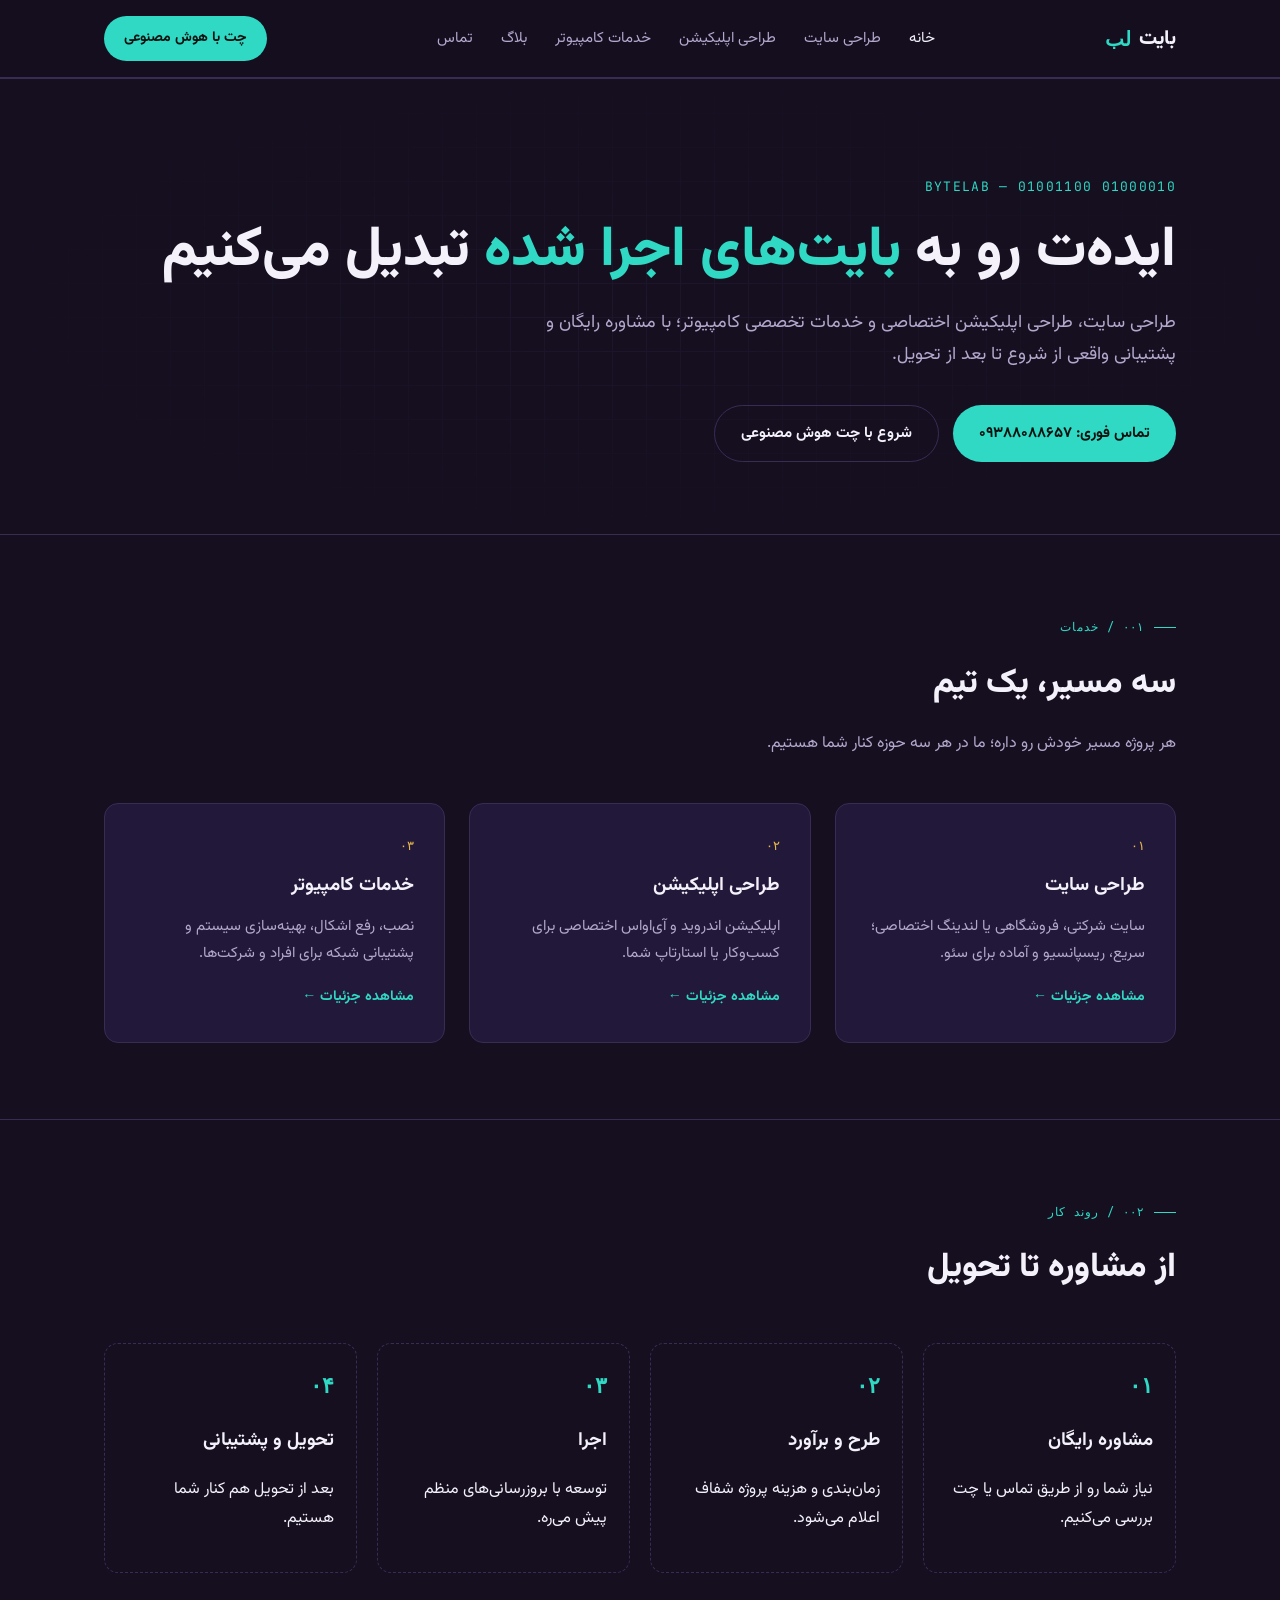
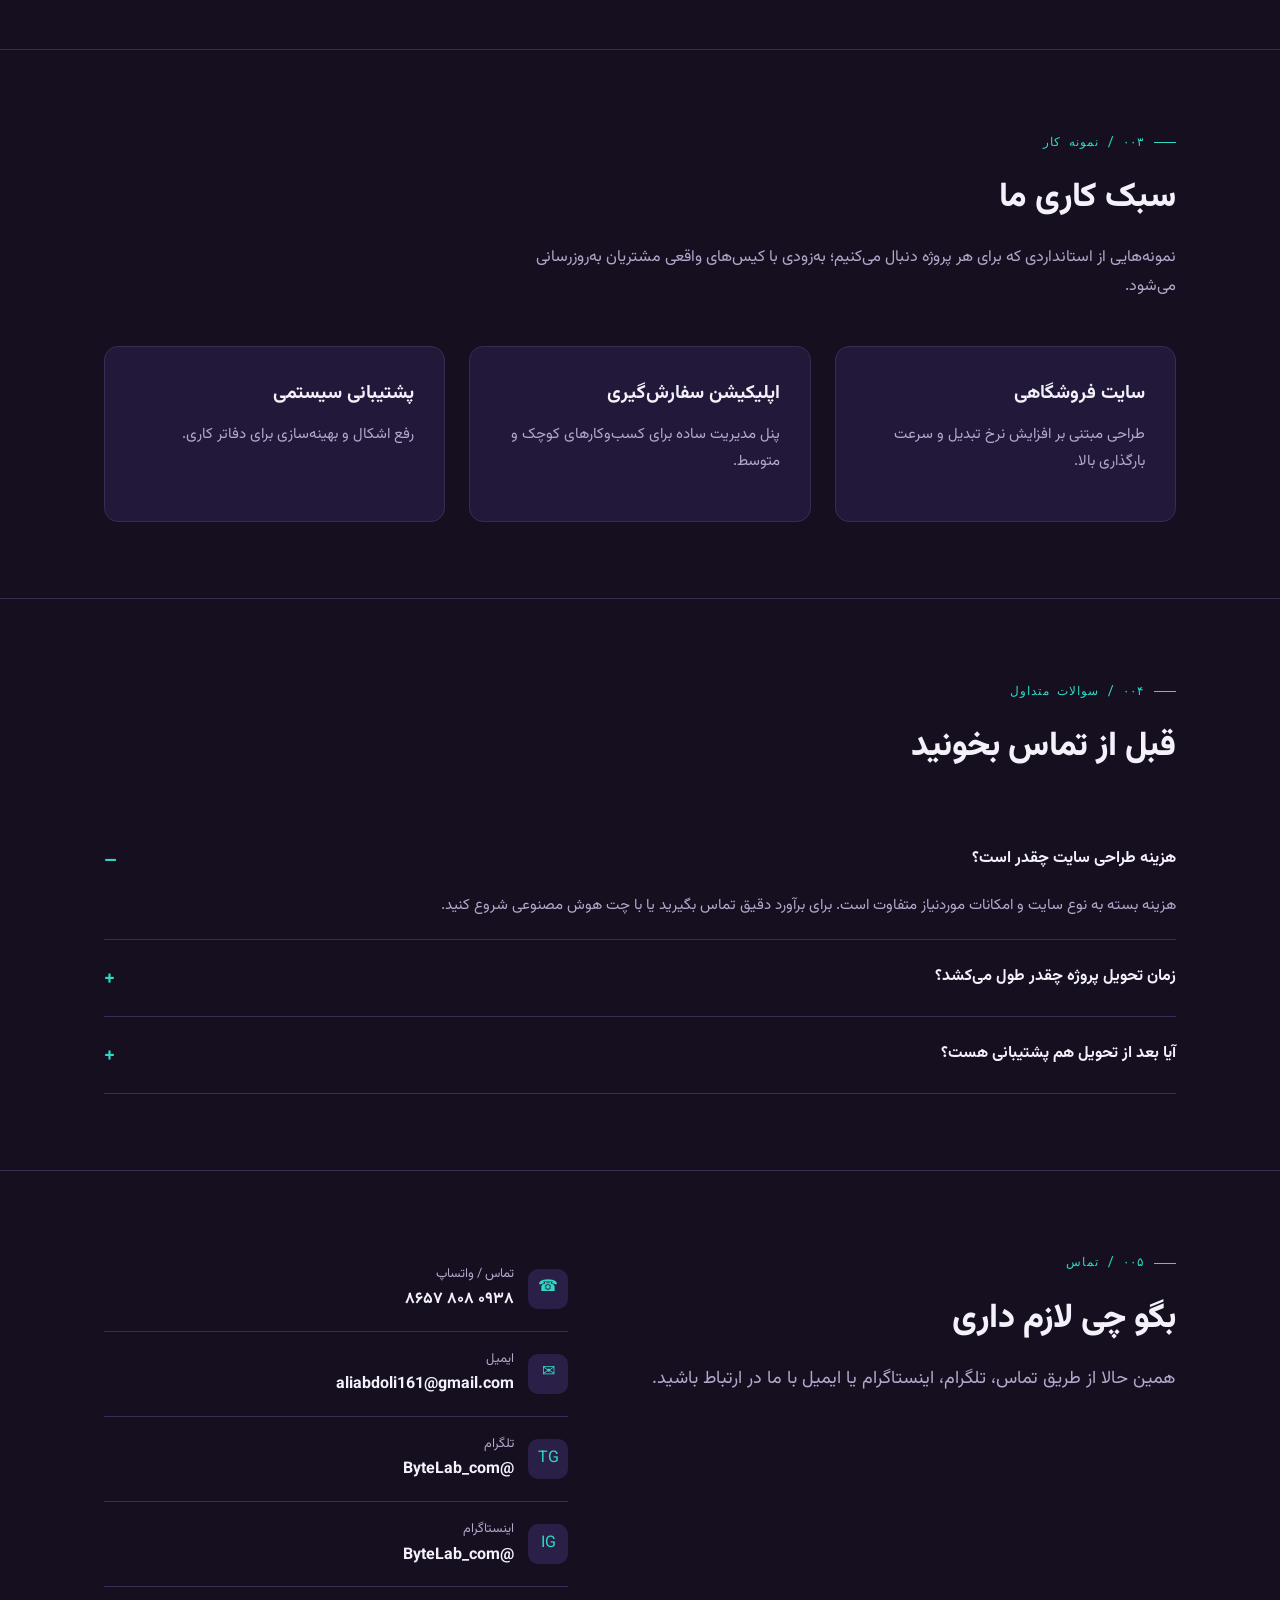
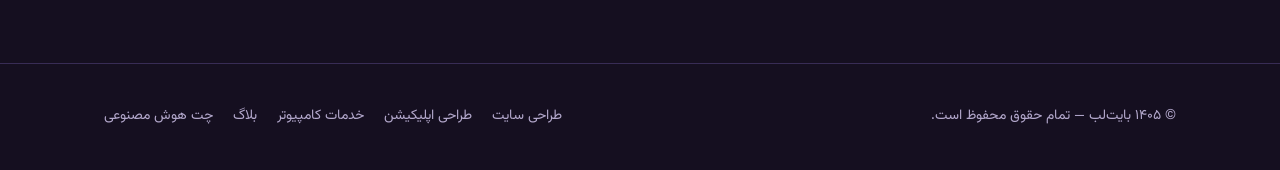
<file: index.html>
<!DOCTYPE html>
<html lang="fa" dir="rtl">
<head>
<meta charset="UTF-8">
<meta name="viewport" content="width=device-width, initial-scale=1.0">
<title>بایت‌لب | طراحی سایت، طراحی اپلیکیشن و خدمات کامپیوتر</title>
<meta name="description" content="بایت‌لب؛ طراحی سایت حرفه‌ای، طراحی اپلیکیشن اختصاصی و خدمات تخصصی کامپیوتر. مشاوره رایگان و پشتیبانی از ایده تا اجرا.">
<link rel="canonical" href="https://mr-aiza.github.io/Bytelab2/index.html">
<meta property="og:title" content="بایت‌لب | طراحی سایت، اپلیکیشن و خدمات کامپیوتر">
<meta property="og:description" content="از ایده تا اجرا؛ طراحی سایت، اپلیکیشن اختصاصی و خدمات کامپیوتر با پشتیبانی واقعی.">
<meta property="og:type" content="website">
<meta property="og:locale" content="fa_IR">
<link rel="preconnect" href="https://fonts.googleapis.com">
<link href="https://fonts.googleapis.com/css2?family=Vazirmatn:wght@400;500;700;800&family=JetBrains+Mono:wght@400;600&display=swap" rel="stylesheet">
<link rel="stylesheet" href="style.css">
<script type="application/ld+json">
{
  "@context": "https://schema.org",
  "@type": "LocalBusiness",
  "name": "بایت‌لب",
  "alternateName": "ByteLab",
  "description": "طراحی سایت، طراحی اپلیکیشن و خدمات تخصصی کامپیوتر",
  "url": "https://mr-aiza.github.io/Bytelab2/index.html",
  "telephone": "+989388088657",
  "email": "aliabdoli161@gmail.com",
  "areaServed": "IR",
  "sameAs": [
    "https://t.me/ByteLab_com",
    "https://instagram.com/ByteLab_com"
  ]
}
</script>
<script type="application/ld+json">
{
  "@context": "https://schema.org",
  "@type": "FAQPage",
  "mainEntity": [
    {
      "@type": "Question",
      "name": "هزینه طراحی سایت چقدر است؟",
      "acceptedAnswer": {"@type":"Answer","text":"هزینه بسته به نوع سایت (شرکتی، فروشگاهی یا اختصاصی) و امکانات موردنیاز متفاوت است. برای برآورد دقیق، از طریق تماس یا چت هوش مصنوعی سایت با ما در ارتباط باشید."}
    },
    {
      "@type": "Question",
      "name": "زمان تحویل پروژه چقدر طول می‌کشد؟",
      "acceptedAnswer": {"@type":"Answer","text":"بسته به پیچیدگی پروژه معمولاً بین چند روز تا چند هفته زمان می‌برد. زمان‌بندی دقیق پس از بررسی نیازمندی‌ها اعلام می‌شود."}
    },
    {
      "@type": "Question",
      "name": "آیا پس از تحویل، پشتیبانی ارائه می‌شود؟",
      "acceptedAnswer": {"@type":"Answer","text":"بله، بایت‌لب پس از تحویل پروژه نیز خدمات پشتیبانی و رفع اشکال ارائه می‌دهد."}
    }
  ]
}
</script>
</head>
<body>

<header class="site">
  <nav class="nav">
    <a href="index.html" class="logo">بایت<span>لب</span></a>
    <ul class="nav-links" id="navLinks">
      <li><a href="index.html" class="active">خانه</a></li>
      <li><a href="tarahi-site.html">طراحی سایت</a></li>
      <li><a href="tarahi-app.html">طراحی اپلیکیشن</a></li>
      <li><a href="khadamat-computer.html">خدمات کامپیوتر</a></li>
      <li><a href="blog.html">بلاگ</a></li>
      <li><a href="index.html#contact">تماس</a></li>
    </ul>
    <a href="chat.html" class="nav-cta">چت با هوش مصنوعی</a>
    <button class="nav-toggle" id="navToggle" aria-label="منو">☰</button>
  </nav>
</header>

<section class="hero">
  <div class="byte-grid"></div>
  <div class="wrap">
    <span class="eyebrow">01000010 01001100 — BYTELAB</span>
    <h1>ایده‌ت رو به <em>بایت‌های اجرا شده</em> تبدیل می‌کنیم</h1>
    <p class="lead">طراحی سایت، طراحی اپلیکیشن اختصاصی و خدمات تخصصی کامپیوتر؛ با مشاوره رایگان و پشتیبانی واقعی از شروع تا بعد از تحویل.</p>
    <div class="btn-row">
      <a href="tel:+989388088657" class="btn btn-primary">تماس فوری: ۰۹۳۸۸۰۸۸۶۵۷</a>
      <a href="chat.html" class="btn btn-ghost">شروع با چت هوش مصنوعی</a>
    </div>
  </div>
</section>

<section id="services">
  <div class="wrap">
    <div class="section-head">
      <span class="bit-label">۰۰۱ / خدمات</span>
      <h2>سه مسیر، یک تیم</h2>
      <p>هر پروژه مسیر خودش رو داره؛ ما در هر سه حوزه کنار شما هستیم.</p>
    </div>
    <div class="grid-3">
      <div class="card">
        <span class="num">۰۱</span>
        <h3>طراحی سایت</h3>
        <p>سایت شرکتی، فروشگاهی یا لندینگ اختصاصی؛ سریع، ریسپانسیو و آماده برای سئو.</p>
        <a href="tarahi-site.html" class="more">مشاهده جزئیات ←</a>
      </div>
      <div class="card">
        <span class="num">۰۲</span>
        <h3>طراحی اپلیکیشن</h3>
        <p>اپلیکیشن اندروید و آی‌او‌اس اختصاصی برای کسب‌وکار یا استارتاپ شما.</p>
        <a href="tarahi-app.html" class="more">مشاهده جزئیات ←</a>
      </div>
      <div class="card">
        <span class="num">۰۳</span>
        <h3>خدمات کامپیوتر</h3>
        <p>نصب، رفع اشکال، بهینه‌سازی سیستم و پشتیبانی شبکه برای افراد و شرکت‌ها.</p>
        <a href="khadamat-computer.html" class="more">مشاهده جزئیات ←</a>
      </div>
    </div>
  </div>
</section>

<section id="process">
  <div class="wrap">
    <div class="section-head">
      <span class="bit-label">۰۰۲ / روند کار</span>
      <h2>از مشاوره تا تحویل</h2>
    </div>
    <div class="steps">
      <div class="step"><span class="num">۰۱</span><h3>مشاوره رایگان</h3><p>نیاز شما رو از طریق تماس یا چت بررسی می‌کنیم.</p></div>
      <div class="step"><span class="num">۰۲</span><h3>طرح و برآورد</h3><p>زمان‌بندی و هزینه پروژه شفاف اعلام می‌شود.</p></div>
      <div class="step"><span class="num">۰۳</span><h3>اجرا</h3><p>توسعه با بروزرسانی‌های منظم پیش می‌ره.</p></div>
      <div class="step"><span class="num">۰۴</span><h3>تحویل و پشتیبانی</h3><p>بعد از تحویل هم کنار شما هستیم.</p></div>
    </div>
  </div>
</section>

<section id="portfolio">
  <div class="wrap">
    <div class="section-head">
      <span class="bit-label">۰۰۳ / نمونه کار</span>
      <h2>سبک کاری ما</h2>
      <p>نمونه‌هایی از استانداردی که برای هر پروژه دنبال می‌کنیم؛ به‌زودی با کیس‌های واقعی مشتریان به‌روزرسانی می‌شود.</p>
    </div>
    <div class="grid-3">
      <div class="card"><h3>سایت فروشگاهی</h3><p>طراحی مبتنی بر افزایش نرخ تبدیل و سرعت بارگذاری بالا.</p></div>
      <div class="card"><h3>اپلیکیشن سفارش‌گیری</h3><p>پنل مدیریت ساده برای کسب‌وکارهای کوچک و متوسط.</p></div>
      <div class="card"><h3>پشتیبانی سیستمی</h3><p>رفع اشکال و بهینه‌سازی برای دفاتر کاری.</p></div>
    </div>
  </div>
</section>

<section id="faq">
  <div class="wrap">
    <div class="section-head">
      <span class="bit-label">۰۰۴ / سوالات متداول</span>
      <h2>قبل از تماس بخونید</h2>
    </div>
    <details class="faq-item" open>
      <summary>هزینه طراحی سایت چقدر است؟</summary>
      <p>هزینه بسته به نوع سایت و امکانات موردنیاز متفاوت است. برای برآورد دقیق تماس بگیرید یا با چت هوش مصنوعی شروع کنید.</p>
    </details>
    <details class="faq-item">
      <summary>زمان تحویل پروژه چقدر طول می‌کشد؟</summary>
      <p>بسته به پیچیدگی، از چند روز تا چند هفته. زمان‌بندی دقیق پس از بررسی نیاز شما اعلام می‌شود.</p>
    </details>
    <details class="faq-item">
      <summary>آیا بعد از تحویل هم پشتیبانی هست؟</summary>
      <p>بله، پشتیبانی و رفع اشکال بعد از تحویل ادامه داره.</p>
    </details>
  </div>
</section>

<section id="contact">
  <div class="wrap">
    <div class="contact-grid">
      <div>
        <span class="bit-label">۰۰۵ / تماس</span>
        <h2>بگو چی لازم داری</h2>
        <p class="lead" style="margin-bottom:8px">همین حالا از طریق تماس، تلگرام، اینستاگرام یا ایمیل با ما در ارتباط باشید.</p>
      </div>
      <div>
        <div class="contact-item">
          <div class="ic">☎</div>
          <div><span class="label">تماس / واتساپ</span><a href="tel:+989388088657">۰۹۳۸ ۸۰۸ ۸۶۵۷</a></div>
        </div>
        <div class="contact-item">
          <div class="ic">✉</div>
          <div><span class="label">ایمیل</span><a href="mailto:aliabdoli161@gmail.com">aliabdoli161@gmail.com</a></div>
        </div>
        <div class="contact-item">
          <div class="ic">TG</div>
          <div><span class="label">تلگرام</span><a href="https://t.me/ByteLab_com" target="_blank" rel="noopener">@ByteLab_com</a></div>
        </div>
        <div class="contact-item">
          <div class="ic">IG</div>
          <div><span class="label">اینستاگرام</span><a href="https://instagram.com/ByteLab_com" target="_blank" rel="noopener">@ByteLab_com</a></div>
        </div>
      </div>
    </div>
  </div>
</section>

<footer>
  <div class="wrap footer-row">
    <span>© ۱۴۰۵ بایت‌لب — تمام حقوق محفوظ است.</span>
    <div class="footer-links">
      <a href="tarahi-site.html">طراحی سایت</a>
      <a href="tarahi-app.html">طراحی اپلیکیشن</a>
      <a href="khadamat-computer.html">خدمات کامپیوتر</a>
      <a href="blog.html">بلاگ</a>
      <a href="chat.html">چت هوش مصنوعی</a>
    </div>
  </div>
</footer>

<script>
document.getElementById('navToggle').addEventListener('click', function(){
  document.getElementById('navLinks').classList.toggle('open');
});
</script>
</body>
</html>
</file>
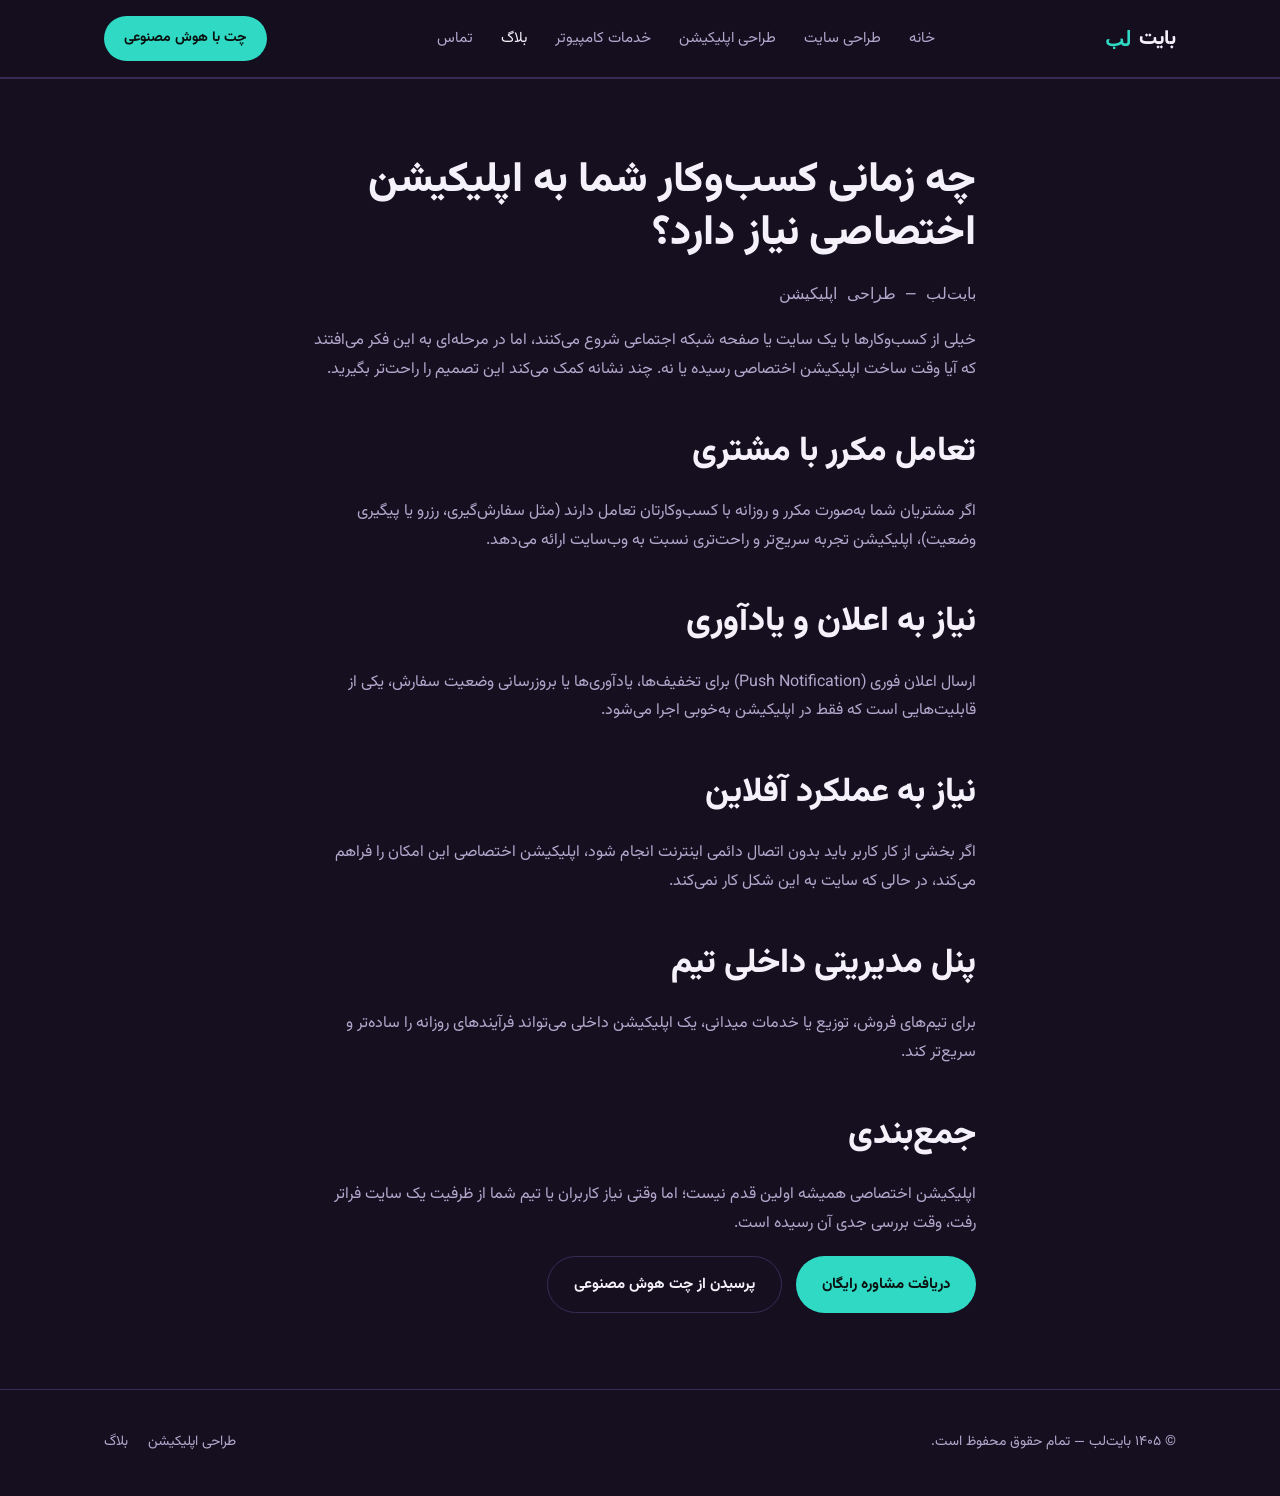
<file: app-ekhtesasi.html>
<!DOCTYPE html>
<html lang="fa" dir="rtl">
<head>
<meta charset="UTF-8">
<meta name="viewport" content="width=device-width, initial-scale=1.0">
<title>چه زمانی به اپلیکیشن اختصاصی نیاز دارید؟ | بایت‌لب</title>
<meta name="description" content="نشانه‌هایی که می‌گویند کسب‌وکار شما آماده ساخت اپلیکیشن اختصاصی است.">
<link rel="canonical" href="https://mr-aiza.github.io/Bytelab2/app-ekhtesasi.html">
<link rel="preconnect" href="https://fonts.googleapis.com">
<link href="https://fonts.googleapis.com/css2?family=Vazirmatn:wght@400;500;700;800&family=JetBrains+Mono:wght@400;600&display=swap" rel="stylesheet">
<link rel="stylesheet" href="style.css">
<script type="application/ld+json">
{
  "@context":"https://schema.org",
  "@type":"Article",
  "headline":"چه زمانی کسب‌وکار شما به اپلیکیشن اختصاصی نیاز دارد؟",
  "author":{"@type":"Organization","name":"بایت‌لب"},
  "publisher":{"@type":"Organization","name":"بایت‌لب"},
  "mainEntityOfPage":"https://mr-aiza.github.io/Bytelab2/app-ekhtesasi.html"
}
</script>
</head>
<body>

<header class="site">
  <nav class="nav">
    <a href="index.html" class="logo">بایت<span>لب</span></a>
    <ul class="nav-links" id="navLinks">
      <li><a href="index.html">خانه</a></li>
      <li><a href="tarahi-site.html">طراحی سایت</a></li>
      <li><a href="tarahi-app.html">طراحی اپلیکیشن</a></li>
      <li><a href="khadamat-computer.html">خدمات کامپیوتر</a></li>
      <li><a href="blog.html" class="active">بلاگ</a></li>
      <li><a href="index.html#contact">تماس</a></li>
    </ul>
    <a href="chat.html" class="nav-cta">چت با هوش مصنوعی</a>
    <button class="nav-toggle" id="navToggle" aria-label="منو">☰</button>
  </nav>
</header>

<section>
  <div class="wrap post-body">
    <h1>چه زمانی کسب‌وکار شما به اپلیکیشن اختصاصی نیاز دارد؟</h1>
    <p class="post-meta">بایت‌لب — طراحی اپلیکیشن</p>

    <p>خیلی از کسب‌وکارها با یک سایت یا صفحه شبکه اجتماعی شروع می‌کنند، اما در مرحله‌ای به این فکر می‌افتند که آیا وقت ساخت اپلیکیشن اختصاصی رسیده یا نه. چند نشانه کمک می‌کند این تصمیم را راحت‌تر بگیرید.</p>

    <h2>تعامل مکرر با مشتری</h2>
    <p>اگر مشتریان شما به‌صورت مکرر و روزانه با کسب‌وکارتان تعامل دارند (مثل سفارش‌گیری، رزرو یا پیگیری وضعیت)، اپلیکیشن تجربه سریع‌تر و راحت‌تری نسبت به وب‌سایت ارائه می‌دهد.</p>

    <h2>نیاز به اعلان و یادآوری</h2>
    <p>ارسال اعلان فوری (Push Notification) برای تخفیف‌ها، یادآوری‌ها یا بروزرسانی وضعیت سفارش، یکی از قابلیت‌هایی است که فقط در اپلیکیشن به‌خوبی اجرا می‌شود.</p>

    <h2>نیاز به عملکرد آفلاین</h2>
    <p>اگر بخشی از کار کاربر باید بدون اتصال دائمی اینترنت انجام شود، اپلیکیشن اختصاصی این امکان را فراهم می‌کند، در حالی که سایت به این شکل کار نمی‌کند.</p>

    <h2>پنل مدیریتی داخلی تیم</h2>
    <p>برای تیم‌های فروش، توزیع یا خدمات میدانی، یک اپلیکیشن داخلی می‌تواند فرآیندهای روزانه را ساده‌تر و سریع‌تر کند.</p>

    <h2>جمع‌بندی</h2>
    <p>اپلیکیشن اختصاصی همیشه اولین قدم نیست؛ اما وقتی نیاز کاربران یا تیم شما از ظرفیت یک سایت فراتر رفت، وقت بررسی جدی آن رسیده است.</p>

    <div class="btn-row">
      <a href="tel:+989388088657" class="btn btn-primary">دریافت مشاوره رایگان</a>
      <a href="chat.html" class="btn btn-ghost">پرسیدن از چت هوش مصنوعی</a>
    </div>
  </div>
</section>

<footer>
  <div class="wrap footer-row">
    <span>© ۱۴۰۵ بایت‌لب — تمام حقوق محفوظ است.</span>
    <div class="footer-links">
      <a href="tarahi-app.html">طراحی اپلیکیشن</a>
      <a href="blog.html">بلاگ</a>
    </div>
  </div>
</footer>

<script>
document.getElementById('navToggle').addEventListener('click', function(){
  document.getElementById('navLinks').classList.toggle('open');
});
</script>
</body>
</html>
</file>
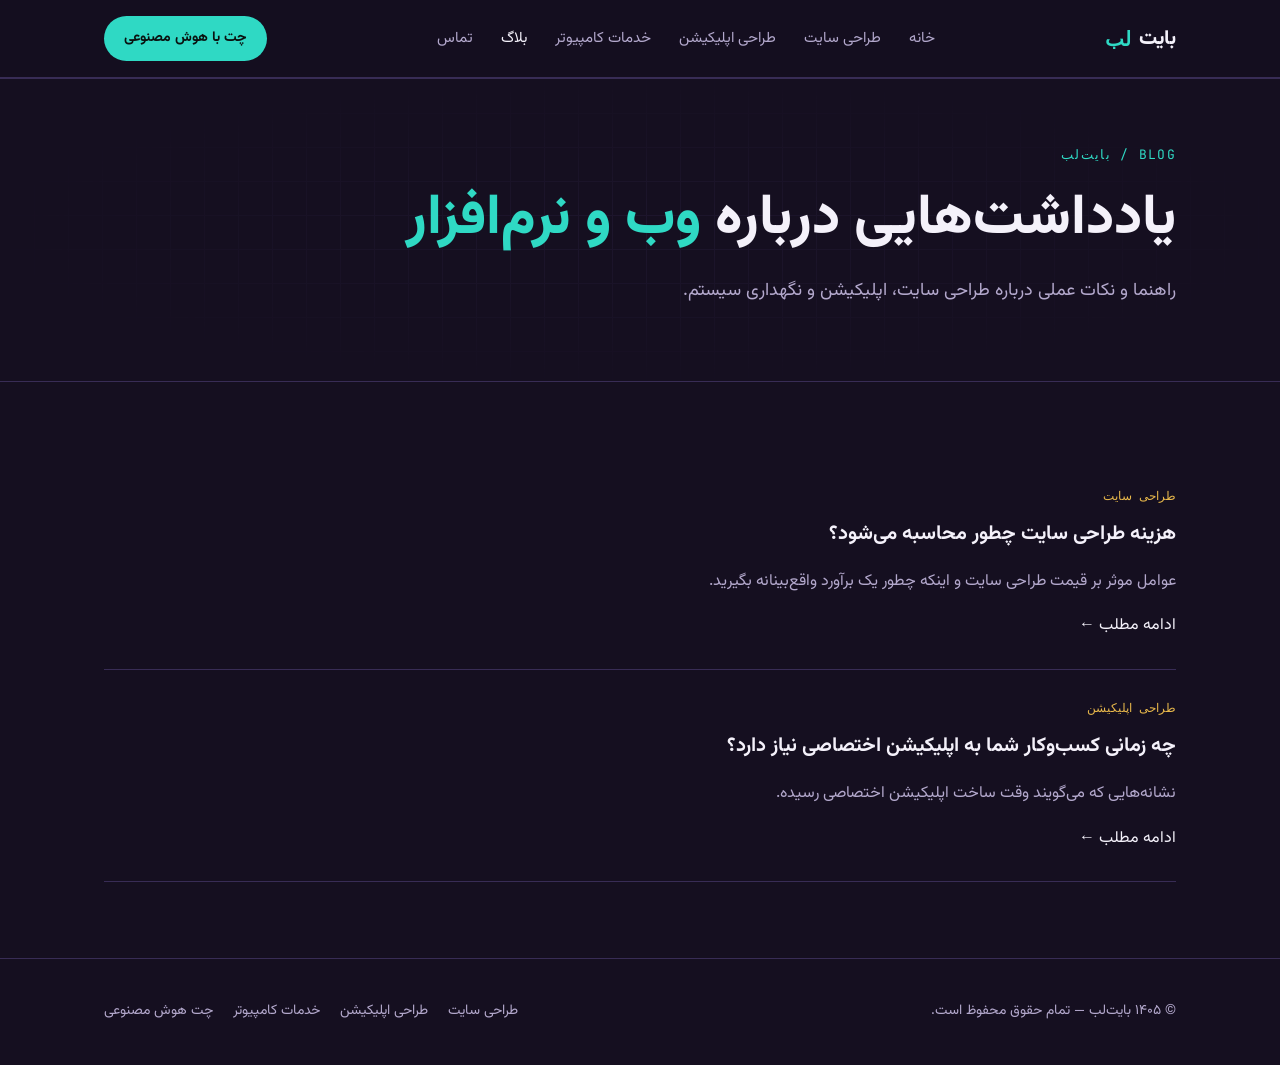
<file: blog.html>
<!DOCTYPE html>
<html lang="fa" dir="rtl">
<head>
<meta charset="UTF-8">
<meta name="viewport" content="width=device-width, initial-scale=1.0">
<title>بلاگ | بایت‌لب</title>
<meta name="description" content="مقالات بایت‌لب درباره طراحی سایت، طراحی اپلیکیشن و خدمات کامپیوتر.">
<link rel="canonical" href="https://mr-aiza.github.io/Bytelab2/blog.html">
<link rel="preconnect" href="https://fonts.googleapis.com">
<link href="https://fonts.googleapis.com/css2?family=Vazirmatn:wght@400;500;700;800&family=JetBrains+Mono:wght@400;600&display=swap" rel="stylesheet">
<link rel="stylesheet" href="style.css">
</head>
<body>

<header class="site">
  <nav class="nav">
    <a href="index.html" class="logo">بایت<span>لب</span></a>
    <ul class="nav-links" id="navLinks">
      <li><a href="index.html">خانه</a></li>
      <li><a href="tarahi-site.html">طراحی سایت</a></li>
      <li><a href="tarahi-app.html">طراحی اپلیکیشن</a></li>
      <li><a href="khadamat-computer.html">خدمات کامپیوتر</a></li>
      <li><a href="blog.html" class="active">بلاگ</a></li>
      <li><a href="index.html#contact">تماس</a></li>
    </ul>
    <a href="chat.html" class="nav-cta">چت با هوش مصنوعی</a>
    <button class="nav-toggle" id="navToggle" aria-label="منو">☰</button>
  </nav>
</header>

<section class="hero" style="padding:64px 0 40px">
  <div class="byte-grid"></div>
  <div class="wrap">
    <span class="eyebrow">BLOG / بایت‌لب</span>
    <h1>یادداشت‌هایی درباره <em>وب و نرم‌افزار</em></h1>
    <p class="lead">راهنما و نکات عملی درباره طراحی سایت، اپلیکیشن و نگهداری سیستم.</p>
  </div>
</section>

<section>
  <div class="wrap">
    <div class="post-card">
      <div class="meta">طراحی سایت</div>
      <h3><a href="hazine-tarahi-site.html">هزینه طراحی سایت چطور محاسبه می‌شود؟</a></h3>
      <p style="color:var(--muted)">عوامل موثر بر قیمت طراحی سایت و اینکه چطور یک برآورد واقع‌بینانه بگیرید.</p>
      <a href="hazine-tarahi-site.html" class="more">ادامه مطلب ←</a>
    </div>
    <div class="post-card">
      <div class="meta">طراحی اپلیکیشن</div>
      <h3><a href="app-ekhtesasi.html">چه زمانی کسب‌وکار شما به اپلیکیشن اختصاصی نیاز دارد؟</a></h3>
      <p style="color:var(--muted)">نشانه‌هایی که می‌گویند وقت ساخت اپلیکیشن اختصاصی رسیده.</p>
      <a href="app-ekhtesasi.html" class="more">ادامه مطلب ←</a>
    </div>
  </div>
</section>

<footer>
  <div class="wrap footer-row">
    <span>© ۱۴۰۵ بایت‌لب — تمام حقوق محفوظ است.</span>
    <div class="footer-links">
      <a href="tarahi-site.html">طراحی سایت</a>
      <a href="tarahi-app.html">طراحی اپلیکیشن</a>
      <a href="khadamat-computer.html">خدمات کامپیوتر</a>
      <a href="chat.html">چت هوش مصنوعی</a>
    </div>
  </div>
</footer>

<script>
document.getElementById('navToggle').addEventListener('click', function(){
  document.getElementById('navLinks').classList.toggle('open');
});
</script>
</body>
</html>
</file>
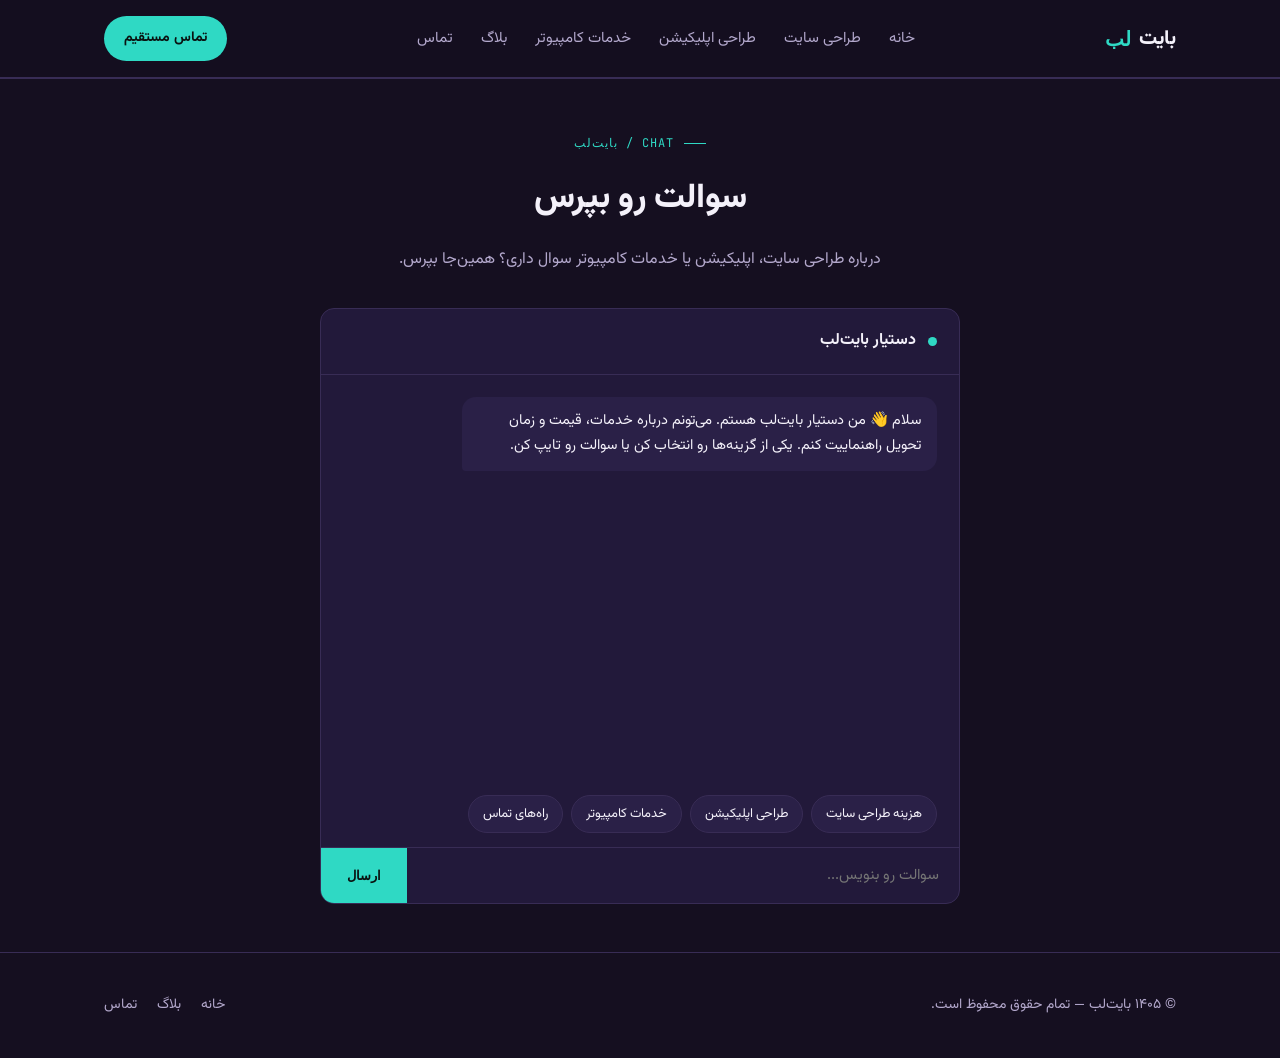
<file: chat-5.html>
<!DOCTYPE html>
<html lang="fa" dir="rtl">
<head>
<meta charset="UTF-8">
<meta name="viewport" content="width=device-width, initial-scale=1.0">
<title>چت هوش مصنوعی | بایت‌لب</title>
<meta name="description" content="سوالات خودتون درباره طراحی سایت، اپلیکیشن یا خدمات کامپیوتر رو از چت هوش مصنوعی بایت‌لب بپرسید.">
<meta name="robots" content="noindex, follow">
<link rel="canonical" href="https://mr-aiza.github.io/bytelab/chat.html">
<link rel="preconnect" href="https://fonts.googleapis.com">
<link href="https://fonts.googleapis.com/css2?family=Vazirmatn:wght@400;500;700;800&family=JetBrains+Mono:wght@400;600&display=swap" rel="stylesheet">
<link rel="stylesheet" href="style.css">
</head>
<body>

<header class="site">
  <nav class="nav">
    <a href="index.html" class="logo">بایت<span>لب</span></a>
    <ul class="nav-links" id="navLinks">
      <li><a href="index.html">خانه</a></li>
      <li><a href="tarahi-site.html">طراحی سایت</a></li>
      <li><a href="tarahi-app.html">طراحی اپلیکیشن</a></li>
      <li><a href="khadamat-computer.html">خدمات کامپیوتر</a></li>
      <li><a href="blog.html">بلاگ</a></li>
      <li><a href="index.html#contact">تماس</a></li>
    </ul>
    <a href="tel:+989388088657" class="nav-cta">تماس مستقیم</a>
    <button class="nav-toggle" id="navToggle" aria-label="منو">☰</button>
  </nav>
</header>

<section style="padding:48px 0">
  <div class="wrap">
    <div class="section-head" style="margin:0 auto 34px;text-align:center;max-width:560px">
      <span class="bit-label" style="justify-content:center">CHAT / بایت‌لب</span>
      <h2>سوالت رو بپرس</h2>
      <p>درباره طراحی سایت، اپلیکیشن یا خدمات کامپیوتر سوال داری؟ همین‌جا بپرس.</p>
    </div>

    <div class="chat-shell">
      <div class="chat-head">
        <span class="dot"></span>
        <strong>دستیار بایت‌لب</strong>
      </div>
      <div class="chat-log" id="chatLog">
        <div class="msg bot">سلام 👋 من دستیار بایت‌لب هستم. می‌تونم درباره خدمات، قیمت و زمان تحویل راهنماییت کنم. یکی از گزینه‌ها رو انتخاب کن یا سوالت رو تایپ کن.</div>
      </div>
      <div class="quick-replies" id="quickReplies">
        <button data-q="هزینه طراحی سایت چقدره">هزینه طراحی سایت</button>
        <button data-q="طراحی اپلیکیشن چطوره">طراحی اپلیکیشن</button>
        <button data-q="خدمات کامپیوتر چیه">خدمات کامپیوتر</button>
        <button data-q="چطور تماس بگیرم">راه‌های تماس</button>
      </div>
      <form class="chat-input" id="chatForm">
        <input type="text" id="chatInput" placeholder="سوالت رو بنویس..." autocomplete="off">
        <button type="submit">ارسال</button>
      </form>
    </div>
  </div>
</section>

<footer>
  <div class="wrap footer-row">
    <span>© ۱۴۰۵ بایت‌لب — تمام حقوق محفوظ است.</span>
    <div class="footer-links">
      <a href="index.html">خانه</a>
      <a href="blog.html">بلاگ</a>
      <a href="index.html#contact">تماس</a>
    </div>
  </div>
</footer>

<script>
document.getElementById('navToggle').addEventListener('click', function(){
  document.getElementById('navLinks').classList.toggle('open');
});

const log = document.getElementById('chatLog');
const form = document.getElementById('chatForm');
const input = document.getElementById('chatInput');
const quick = document.getElementById('quickReplies');

const CONTACT = {
  phone: '۰۹۳۸ ۸۰۸ ۸۶۵۷',
  telegram: '@ByteLab_com',
  instagram: '@ByteLab_com',
  email: 'aliabdoli161@gmail.com'
};

function addMsg(text, who){
  const div = document.createElement('div');
  div.className = 'msg ' + who;
  div.textContent = text;
  log.appendChild(div);
  log.scrollTop = log.scrollHeight;
}

function reply(q){
  const t = q.toLowerCase();
  if(t.includes('هزینه') && (t.includes('سایت') || t.includes('طراحی'))){
    return 'هزینه طراحی سایت بسته به نوع پروژه (لندینگ، شرکتی یا فروشگاهی) متفاوته. برای برآورد دقیق با شماره ' + CONTACT.phone + ' تماس بگیر یا جزئیات بیشتر رو در صفحه «طراحی سایت» ببین.';
  }
  if(t.includes('اپلیکیشن') || t.includes('اپ ')){
    return 'ما اپلیکیشن اختصاصی اندروید و iOS طراحی می‌کنیم؛ از UI/UX تا انتشار در استور. برای مشاوره رایگان تماس بگیر: ' + CONTACT.phone;
  }
  if(t.includes('کامپیوتر') || t.includes('شبکه') || t.includes('سیستم')){
    return 'خدمات کامپیوتر شامل نصب، رفع اشکال، بهینه‌سازی سیستم و پشتیبانی شبکه است. برای هماهنگی تماس بگیر: ' + CONTACT.phone;
  }
  if(t.includes('تماس') || t.includes('شماره') || t.includes('تلفن')){
    return 'می‌تونی از این راه‌ها با ما در تماس باشی:\n☎ تماس: ' + CONTACT.phone + '\n✉ ایمیل: ' + CONTACT.email + '\nتلگرام: ' + CONTACT.telegram + '\nاینستاگرام: ' + CONTACT.instagram;
  }
  if(t.includes('زمان') || t.includes('تحویل') || t.includes('چند روز')){
    return 'بسته به پیچیدگی پروژه، از چند روز تا چند هفته زمان می‌بره. زمان‌بندی دقیق بعد از بررسی نیازت اعلام می‌شه.';
  }
  return 'برای پاسخ دقیق‌تر بهتره مستقیم صحبت کنیم. می‌تونی از طریق تلگرام (' + CONTACT.telegram + ')، اینستاگرام (' + CONTACT.instagram + ') یا تماس تلفنی (' + CONTACT.phone + ') باهامون در ارتباط باشی.';
}

function handle(q){
  addMsg(q, 'user');
  setTimeout(function(){ addMsg(reply(q), 'bot'); }, 400);
}

form.addEventListener('submit', function(e){
  e.preventDefault();
  const v = input.value.trim();
  if(!v) return;
  handle(v);
  input.value = '';
});

quick.addEventListener('click', function(e){
  if(e.target.tagName === 'BUTTON'){
    handle(e.target.dataset.q);
  }
});
</script>
</body>
</html>
</file>
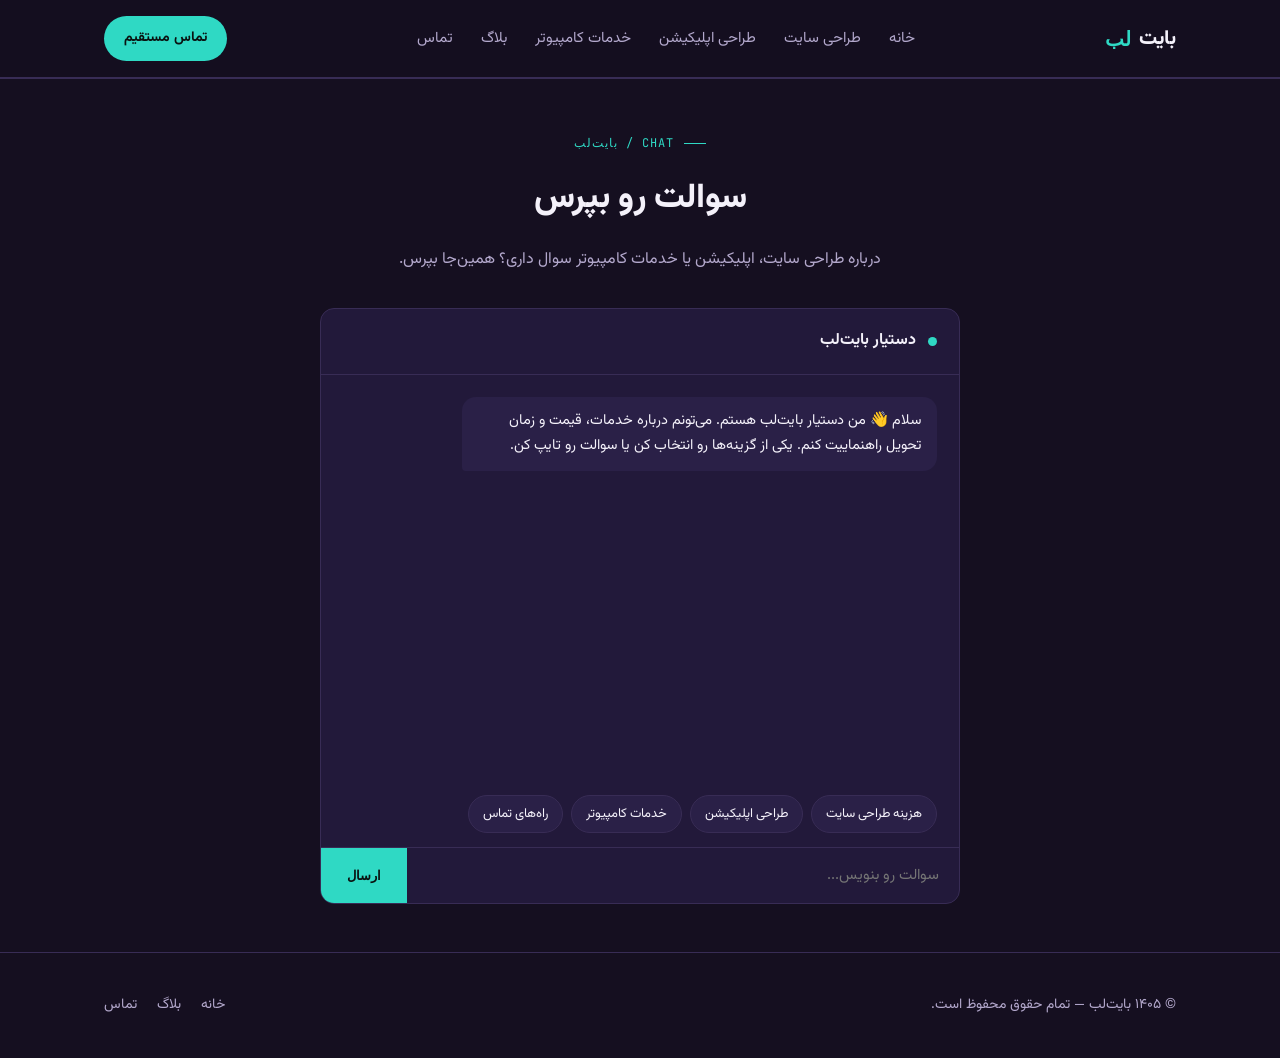
<file: chat.html>
<!DOCTYPE html>
<html lang="fa" dir="rtl">
<head>
<meta charset="UTF-8">
<meta name="viewport" content="width=device-width, initial-scale=1.0">
<title>چت هوش مصنوعی | بایت‌لب</title>
<meta name="description" content="سوالات خودتون درباره طراحی سایت، اپلیکیشن یا خدمات کامپیوتر رو از چت هوش مصنوعی بایت‌لب بپرسید.">
<meta name="robots" content="noindex, follow">
<link rel="canonical" href="https://mr-aiza.github.io/Bytelab2/chat.html">
<link rel="preconnect" href="https://fonts.googleapis.com">
<link href="https://fonts.googleapis.com/css2?family=Vazirmatn:wght@400;500;700;800&family=JetBrains+Mono:wght@400;600&display=swap" rel="stylesheet">
<link rel="stylesheet" href="style.css">
</head>
<body>

<header class="site">
  <nav class="nav">
    <a href="index.html" class="logo">بایت<span>لب</span></a>
    <ul class="nav-links" id="navLinks">
      <li><a href="index.html">خانه</a></li>
      <li><a href="tarahi-site.html">طراحی سایت</a></li>
      <li><a href="tarahi-app.html">طراحی اپلیکیشن</a></li>
      <li><a href="khadamat-computer.html">خدمات کامپیوتر</a></li>
      <li><a href="blog.html">بلاگ</a></li>
      <li><a href="index.html#contact">تماس</a></li>
    </ul>
    <a href="tel:+989388088657" class="nav-cta">تماس مستقیم</a>
    <button class="nav-toggle" id="navToggle" aria-label="منو">☰</button>
  </nav>
</header>

<section style="padding:48px 0">
  <div class="wrap">
    <div class="section-head" style="margin:0 auto 34px;text-align:center;max-width:560px">
      <span class="bit-label" style="justify-content:center">CHAT / بایت‌لب</span>
      <h2>سوالت رو بپرس</h2>
      <p>درباره طراحی سایت، اپلیکیشن یا خدمات کامپیوتر سوال داری؟ همین‌جا بپرس.</p>
    </div>

    <div class="chat-shell">
      <div class="chat-head">
        <span class="dot"></span>
        <strong>دستیار بایت‌لب</strong>
      </div>
      <div class="chat-log" id="chatLog">
        <div class="msg bot">سلام 👋 من دستیار بایت‌لب هستم. می‌تونم درباره خدمات، قیمت و زمان تحویل راهنماییت کنم. یکی از گزینه‌ها رو انتخاب کن یا سوالت رو تایپ کن.</div>
      </div>
      <div class="quick-replies" id="quickReplies">
        <button data-q="هزینه طراحی سایت چقدره">هزینه طراحی سایت</button>
        <button data-q="طراحی اپلیکیشن چطوره">طراحی اپلیکیشن</button>
        <button data-q="خدمات کامپیوتر چیه">خدمات کامپیوتر</button>
        <button data-q="چطور تماس بگیرم">راه‌های تماس</button>
      </div>
      <form class="chat-input" id="chatForm">
        <input type="text" id="chatInput" placeholder="سوالت رو بنویس..." autocomplete="off">
        <button type="submit">ارسال</button>
      </form>
    </div>
  </div>
</section>

<footer>
  <div class="wrap footer-row">
    <span>© ۱۴۰۵ بایت‌لب — تمام حقوق محفوظ است.</span>
    <div class="footer-links">
      <a href="index.html">خانه</a>
      <a href="blog.html">بلاگ</a>
      <a href="index.html#contact">تماس</a>
    </div>
  </div>
</footer>

<script>
document.getElementById('navToggle').addEventListener('click', function(){
  document.getElementById('navLinks').classList.toggle('open');
});

const log = document.getElementById('chatLog');
const form = document.getElementById('chatForm');
const input = document.getElementById('chatInput');
const quick = document.getElementById('quickReplies');

const CONTACT = {
  phone: '۰۹۳۸ ۸۰۸ ۸۶۵۷',
  telegram: '@ByteLab_com',
  instagram: '@ByteLab_com',
  email: 'aliabdoli161@gmail.com'
};

function addMsg(text, who){
  const div = document.createElement('div');
  div.className = 'msg ' + who;
  div.textContent = text;
  log.appendChild(div);
  log.scrollTop = log.scrollHeight;
}

function reply(q){
  const t = q.toLowerCase();
  if(t.includes('هزینه') && (t.includes('سایت') || t.includes('طراحی'))){
    return 'هزینه طراحی سایت بسته به نوع پروژه (لندینگ، شرکتی یا فروشگاهی) متفاوته. برای برآورد دقیق با شماره ' + CONTACT.phone + ' تماس بگیر یا جزئیات بیشتر رو در صفحه «طراحی سایت» ببین.';
  }
  if(t.includes('اپلیکیشن') || t.includes('اپ ')){
    return 'ما اپلیکیشن اختصاصی اندروید و iOS طراحی می‌کنیم؛ از UI/UX تا انتشار در استور. برای مشاوره رایگان تماس بگیر: ' + CONTACT.phone;
  }
  if(t.includes('کامپیوتر') || t.includes('شبکه') || t.includes('سیستم')){
    return 'خدمات کامپیوتر شامل نصب، رفع اشکال، بهینه‌سازی سیستم و پشتیبانی شبکه است. برای هماهنگی تماس بگیر: ' + CONTACT.phone;
  }
  if(t.includes('تماس') || t.includes('شماره') || t.includes('تلفن')){
    return 'می‌تونی از این راه‌ها با ما در تماس باشی:\n☎ تماس: ' + CONTACT.phone + '\n✉ ایمیل: ' + CONTACT.email + '\nتلگرام: ' + CONTACT.telegram + '\nاینستاگرام: ' + CONTACT.instagram;
  }
  if(t.includes('زمان') || t.includes('تحویل') || t.includes('چند روز')){
    return 'بسته به پیچیدگی پروژه، از چند روز تا چند هفته زمان می‌بره. زمان‌بندی دقیق بعد از بررسی نیازت اعلام می‌شه.';
  }
  return 'برای پاسخ دقیق‌تر بهتره مستقیم صحبت کنیم. می‌تونی از طریق تلگرام (' + CONTACT.telegram + ')، اینستاگرام (' + CONTACT.instagram + ') یا تماس تلفنی (' + CONTACT.phone + ') باهامون در ارتباط باشی.';
}

function handle(q){
  addMsg(q, 'user');
  setTimeout(function(){ addMsg(reply(q), 'bot'); }, 400);
}

form.addEventListener('submit', function(e){
  e.preventDefault();
  const v = input.value.trim();
  if(!v) return;
  handle(v);
  input.value = '';
});

quick.addEventListener('click', function(e){
  if(e.target.tagName === 'BUTTON'){
    handle(e.target.dataset.q);
  }
});
</script>
</body>
</html>
</file>
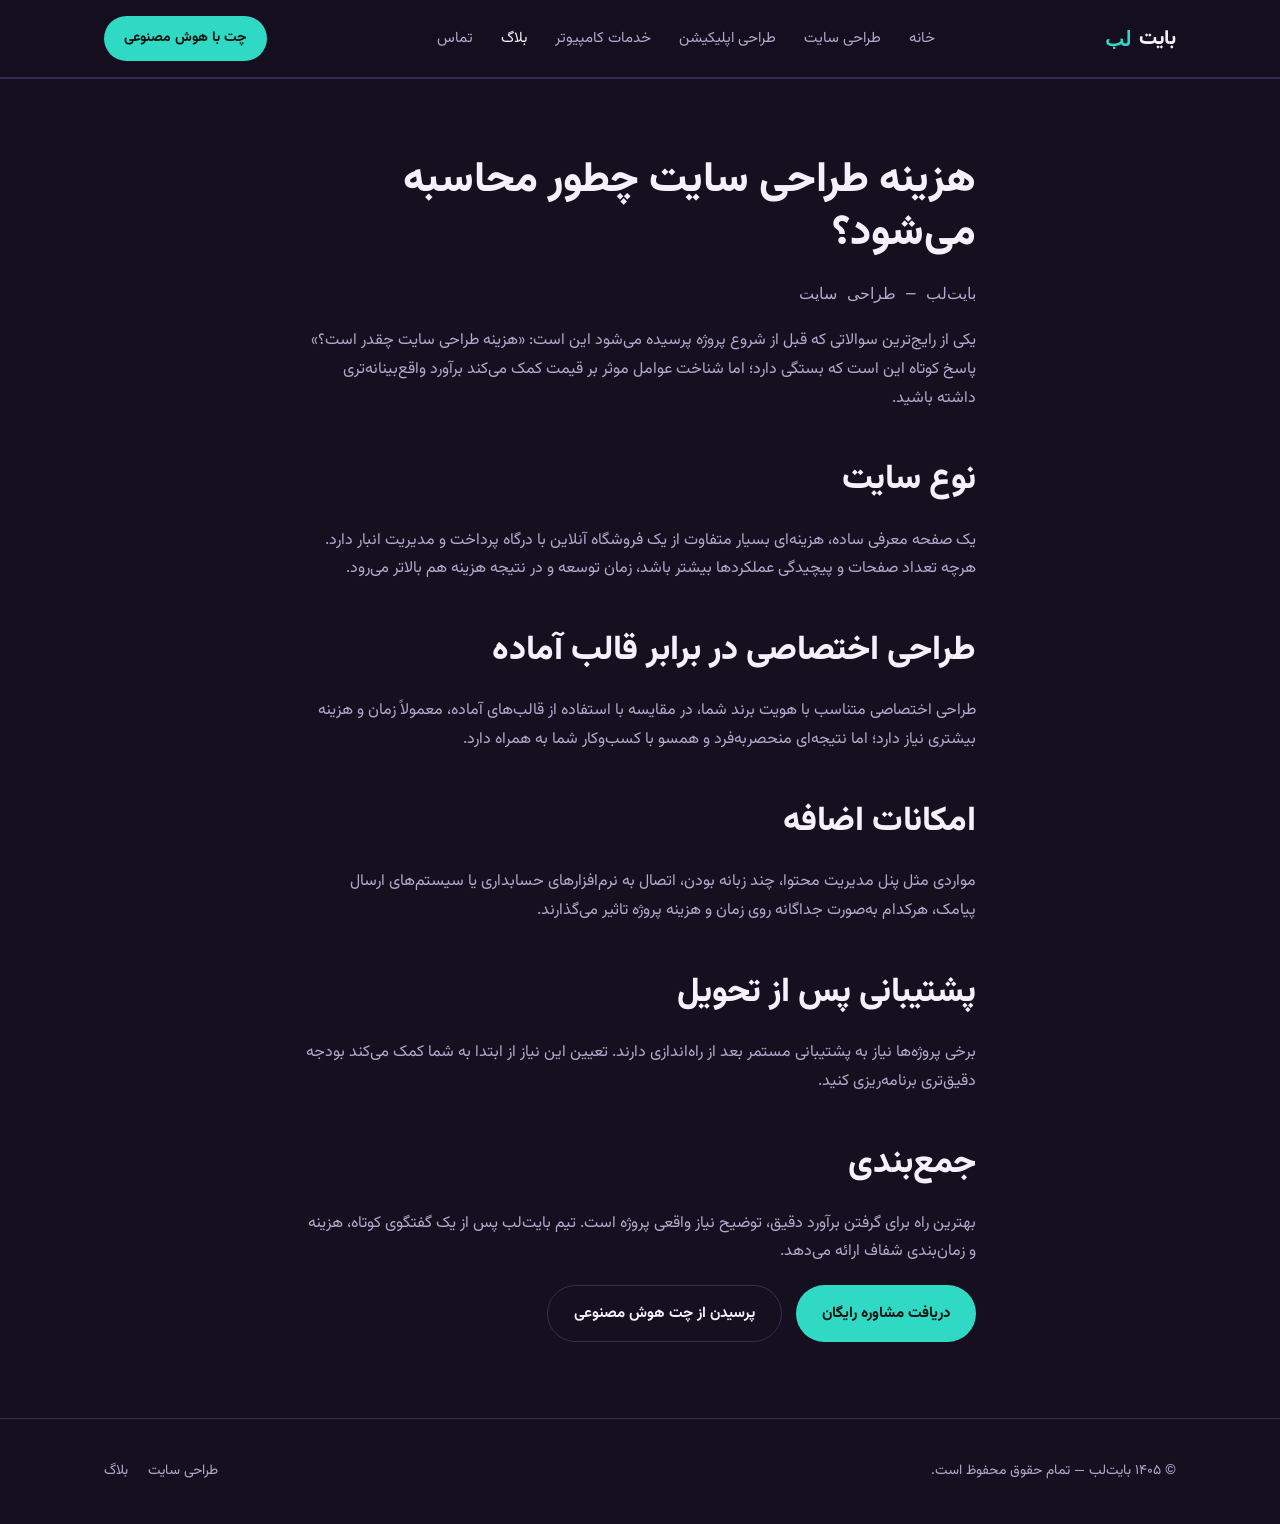
<file: hazine-tarahi-site.html>
<!DOCTYPE html>
<html lang="fa" dir="rtl">
<head>
<meta charset="UTF-8">
<meta name="viewport" content="width=device-width, initial-scale=1.0">
<title>هزینه طراحی سایت چطور محاسبه می‌شود؟ | بایت‌لب</title>
<meta name="description" content="عوامل موثر بر هزینه طراحی سایت و راهنمای گرفتن یک برآورد واقع‌بینانه از قیمت.">
<link rel="canonical" href="https://mr-aiza.github.io/Bytelab2/hazine-tarahi-site.html">
<link rel="preconnect" href="https://fonts.googleapis.com">
<link href="https://fonts.googleapis.com/css2?family=Vazirmatn:wght@400;500;700;800&family=JetBrains+Mono:wght@400;600&display=swap" rel="stylesheet">
<link rel="stylesheet" href="style.css">
<script type="application/ld+json">
{
  "@context":"https://schema.org",
  "@type":"Article",
  "headline":"هزینه طراحی سایت چطور محاسبه می‌شود؟",
  "author":{"@type":"Organization","name":"بایت‌لب"},
  "publisher":{"@type":"Organization","name":"بایت‌لب"},
  "mainEntityOfPage":"https://mr-aiza.github.io/Bytelab2/hazine-tarahi-site.html"
}
</script>
</head>
<body>

<header class="site">
  <nav class="nav">
    <a href="index.html" class="logo">بایت<span>لب</span></a>
    <ul class="nav-links" id="navLinks">
      <li><a href="index.html">خانه</a></li>
      <li><a href="tarahi-site.html">طراحی سایت</a></li>
      <li><a href="tarahi-app.html">طراحی اپلیکیشن</a></li>
      <li><a href="khadamat-computer.html">خدمات کامپیوتر</a></li>
      <li><a href="blog.html" class="active">بلاگ</a></li>
      <li><a href="index.html#contact">تماس</a></li>
    </ul>
    <a href="chat.html" class="nav-cta">چت با هوش مصنوعی</a>
    <button class="nav-toggle" id="navToggle" aria-label="منو">☰</button>
  </nav>
</header>

<section>
  <div class="wrap post-body">
    <h1>هزینه طراحی سایت چطور محاسبه می‌شود؟</h1>
    <p class="post-meta">بایت‌لب — طراحی سایت</p>

    <p>یکی از رایج‌ترین سوالاتی که قبل از شروع پروژه پرسیده می‌شود این است: «هزینه طراحی سایت چقدر است؟» پاسخ کوتاه این است که بستگی دارد؛ اما شناخت عوامل موثر بر قیمت کمک می‌کند برآورد واقع‌بینانه‌تری داشته باشید.</p>

    <h2>نوع سایت</h2>
    <p>یک صفحه معرفی ساده، هزینه‌ای بسیار متفاوت از یک فروشگاه آنلاین با درگاه پرداخت و مدیریت انبار دارد. هرچه تعداد صفحات و پیچیدگی عملکردها بیشتر باشد، زمان توسعه و در نتیجه هزینه هم بالاتر می‌رود.</p>

    <h2>طراحی اختصاصی در برابر قالب آماده</h2>
    <p>طراحی اختصاصی متناسب با هویت برند شما، در مقایسه با استفاده از قالب‌های آماده، معمولاً زمان و هزینه بیشتری نیاز دارد؛ اما نتیجه‌ای منحصربه‌فرد و همسو با کسب‌وکار شما به همراه دارد.</p>

    <h2>امکانات اضافه</h2>
    <p>مواردی مثل پنل مدیریت محتوا، چند زبانه بودن، اتصال به نرم‌افزارهای حسابداری یا سیستم‌های ارسال پیامک، هرکدام به‌صورت جداگانه روی زمان و هزینه پروژه تاثیر می‌گذارند.</p>

    <h2>پشتیبانی پس از تحویل</h2>
    <p>برخی پروژه‌ها نیاز به پشتیبانی مستمر بعد از راه‌اندازی دارند. تعیین این نیاز از ابتدا به شما کمک می‌کند بودجه دقیق‌تری برنامه‌ریزی کنید.</p>

    <h2>جمع‌بندی</h2>
    <p>بهترین راه برای گرفتن برآورد دقیق، توضیح نیاز واقعی پروژه است. تیم بایت‌لب پس از یک گفتگوی کوتاه، هزینه و زمان‌بندی شفاف ارائه می‌دهد.</p>

    <div class="btn-row">
      <a href="tel:+989388088657" class="btn btn-primary">دریافت مشاوره رایگان</a>
      <a href="chat.html" class="btn btn-ghost">پرسیدن از چت هوش مصنوعی</a>
    </div>
  </div>
</section>

<footer>
  <div class="wrap footer-row">
    <span>© ۱۴۰۵ بایت‌لب — تمام حقوق محفوظ است.</span>
    <div class="footer-links">
      <a href="tarahi-site.html">طراحی سایت</a>
      <a href="blog.html">بلاگ</a>
    </div>
  </div>
</footer>

<script>
document.getElementById('navToggle').addEventListener('click', function(){
  document.getElementById('navLinks').classList.toggle('open');
});
</script>
</body>
</html>
</file>
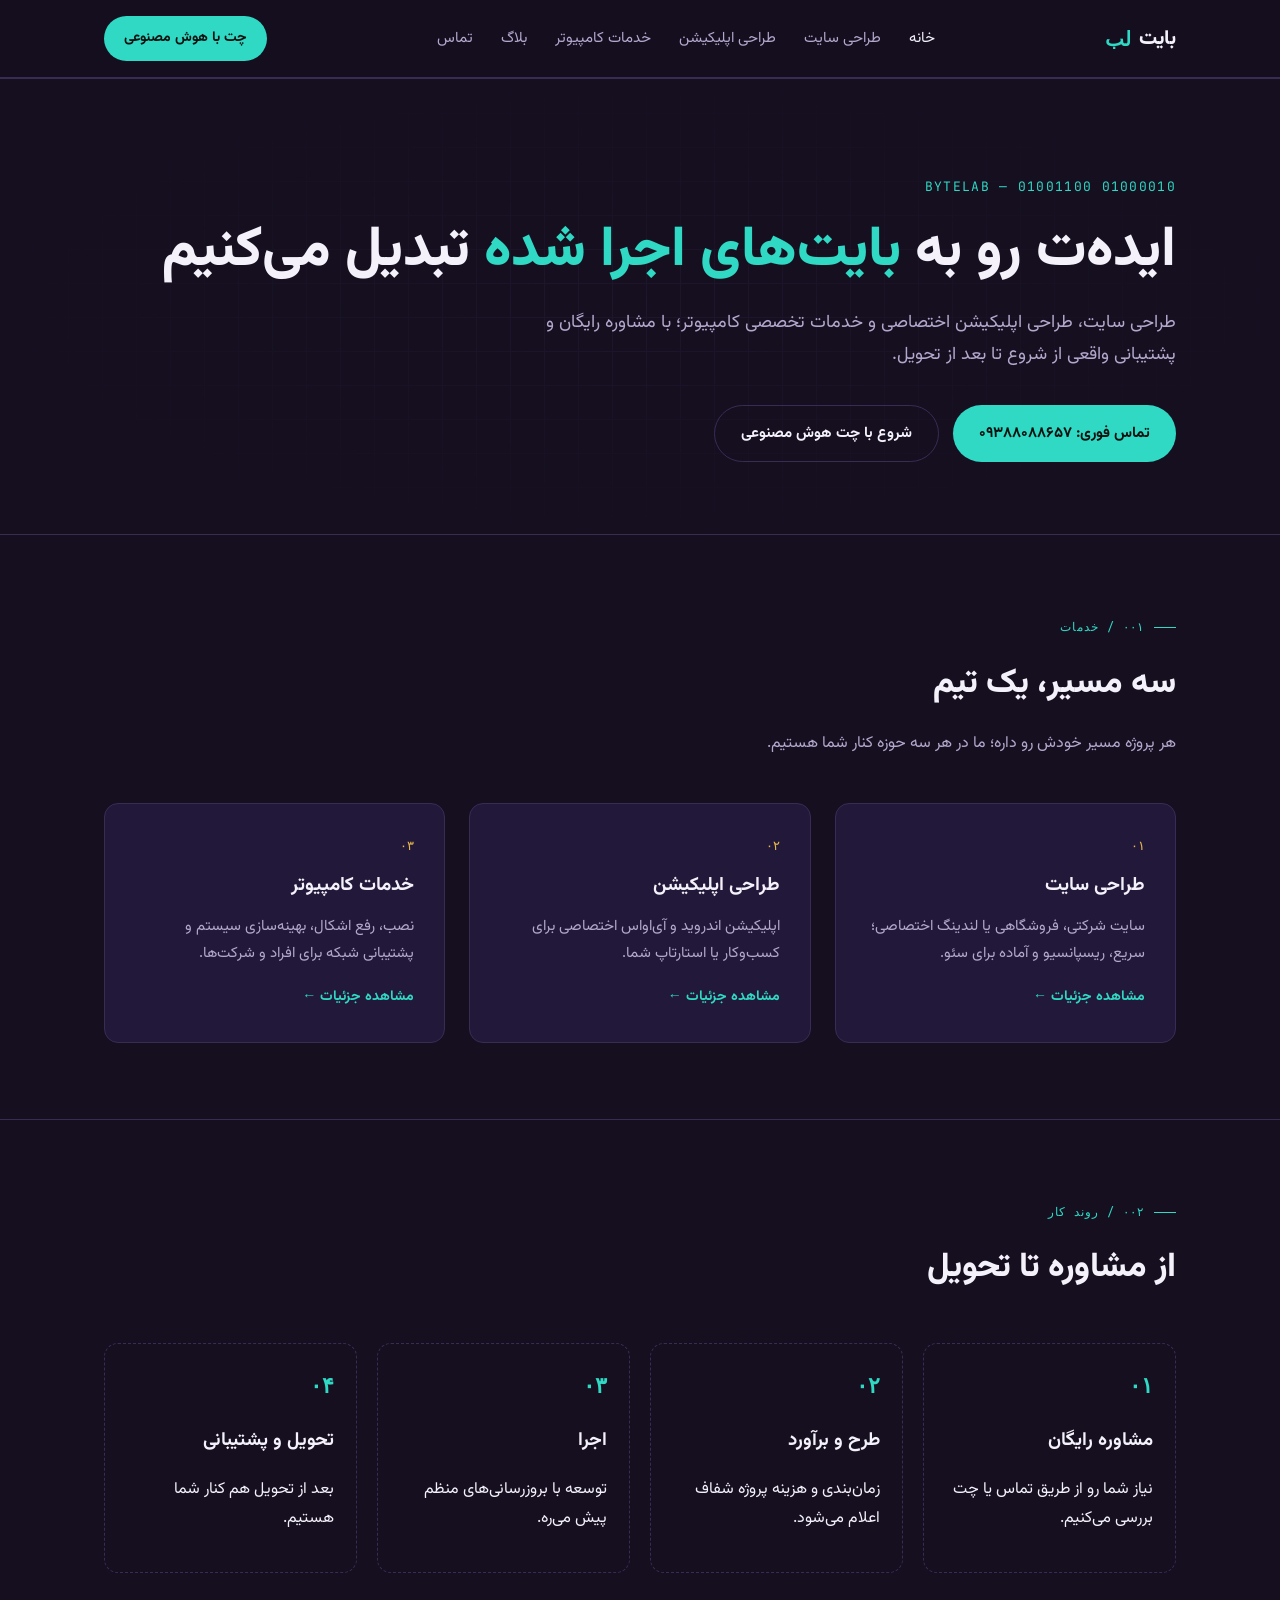
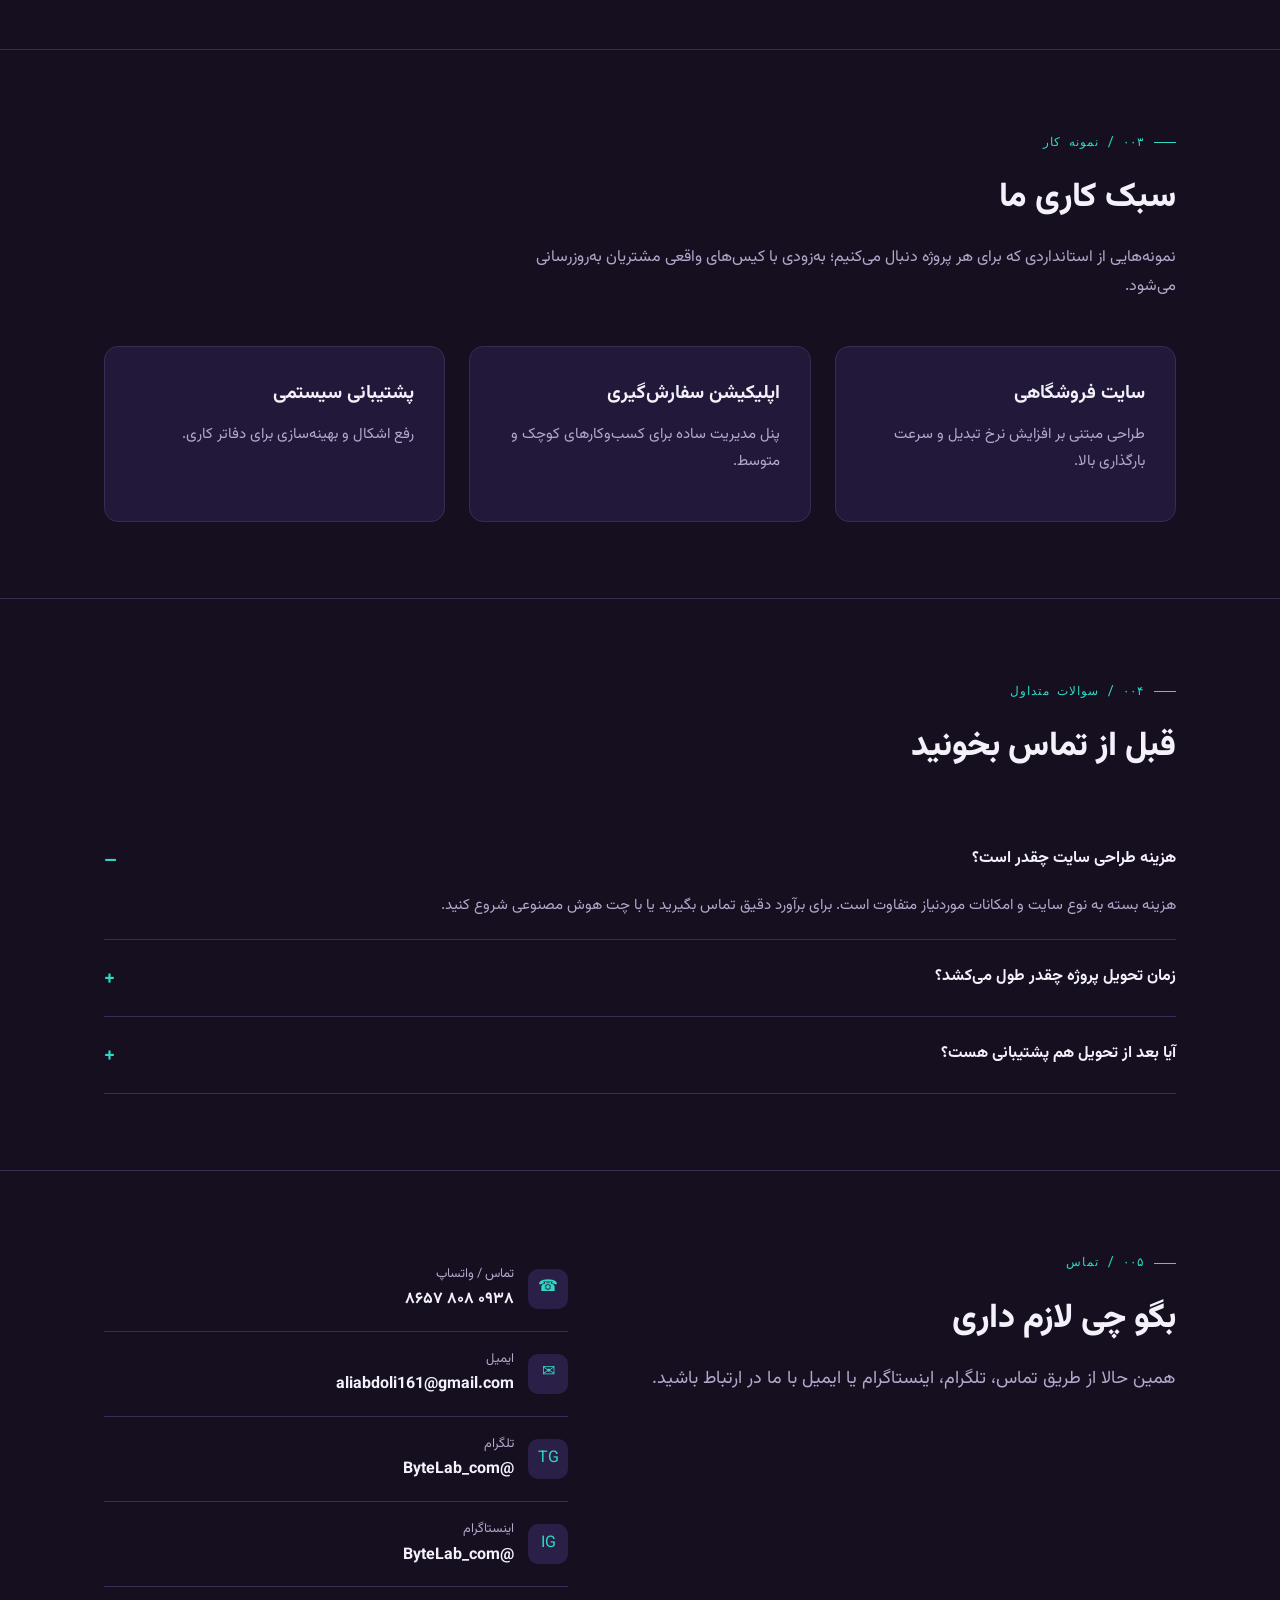
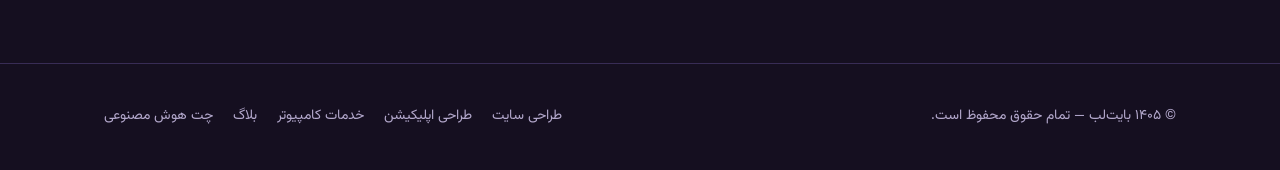
<file: index-2.html>
<!DOCTYPE html>
<html lang="fa" dir="rtl">
<head>
<meta charset="UTF-8">
<meta name="viewport" content="width=device-width, initial-scale=1.0">
<title>بایت‌لب | طراحی سایت، طراحی اپلیکیشن و خدمات کامپیوتر</title>
<meta name="description" content="بایت‌لب؛ طراحی سایت حرفه‌ای، طراحی اپلیکیشن اختصاصی و خدمات تخصصی کامپیوتر. مشاوره رایگان و پشتیبانی از ایده تا اجرا.">
<link rel="canonical" href="https://mr-aiza.github.io/bytelab/index.html">
<meta property="og:title" content="بایت‌لب | طراحی سایت، اپلیکیشن و خدمات کامپیوتر">
<meta property="og:description" content="از ایده تا اجرا؛ طراحی سایت، اپلیکیشن اختصاصی و خدمات کامپیوتر با پشتیبانی واقعی.">
<meta property="og:type" content="website">
<meta property="og:locale" content="fa_IR">
<link rel="preconnect" href="https://fonts.googleapis.com">
<link href="https://fonts.googleapis.com/css2?family=Vazirmatn:wght@400;500;700;800&family=JetBrains+Mono:wght@400;600&display=swap" rel="stylesheet">
<link rel="stylesheet" href="style.css">
<script type="application/ld+json">
{
  "@context": "https://schema.org",
  "@type": "LocalBusiness",
  "name": "بایت‌لب",
  "alternateName": "ByteLab",
  "description": "طراحی سایت، طراحی اپلیکیشن و خدمات تخصصی کامپیوتر",
  "url": "https://mr-aiza.github.io/bytelab/index.html",
  "telephone": "+989388088657",
  "email": "aliabdoli161@gmail.com",
  "areaServed": "IR",
  "sameAs": [
    "https://t.me/ByteLab_com",
    "https://instagram.com/ByteLab_com"
  ]
}
</script>
<script type="application/ld+json">
{
  "@context": "https://schema.org",
  "@type": "FAQPage",
  "mainEntity": [
    {
      "@type": "Question",
      "name": "هزینه طراحی سایت چقدر است؟",
      "acceptedAnswer": {"@type":"Answer","text":"هزینه بسته به نوع سایت (شرکتی، فروشگاهی یا اختصاصی) و امکانات موردنیاز متفاوت است. برای برآورد دقیق، از طریق تماس یا چت هوش مصنوعی سایت با ما در ارتباط باشید."}
    },
    {
      "@type": "Question",
      "name": "زمان تحویل پروژه چقدر طول می‌کشد؟",
      "acceptedAnswer": {"@type":"Answer","text":"بسته به پیچیدگی پروژه معمولاً بین چند روز تا چند هفته زمان می‌برد. زمان‌بندی دقیق پس از بررسی نیازمندی‌ها اعلام می‌شود."}
    },
    {
      "@type": "Question",
      "name": "آیا پس از تحویل، پشتیبانی ارائه می‌شود؟",
      "acceptedAnswer": {"@type":"Answer","text":"بله، بایت‌لب پس از تحویل پروژه نیز خدمات پشتیبانی و رفع اشکال ارائه می‌دهد."}
    }
  ]
}
</script>
</head>
<body>

<header class="site">
  <nav class="nav">
    <a href="index.html" class="logo">بایت<span>لب</span></a>
    <ul class="nav-links" id="navLinks">
      <li><a href="index.html" class="active">خانه</a></li>
      <li><a href="tarahi-site.html">طراحی سایت</a></li>
      <li><a href="tarahi-app.html">طراحی اپلیکیشن</a></li>
      <li><a href="khadamat-computer.html">خدمات کامپیوتر</a></li>
      <li><a href="blog.html">بلاگ</a></li>
      <li><a href="index.html#contact">تماس</a></li>
    </ul>
    <a href="chat.html" class="nav-cta">چت با هوش مصنوعی</a>
    <button class="nav-toggle" id="navToggle" aria-label="منو">☰</button>
  </nav>
</header>

<section class="hero">
  <div class="byte-grid"></div>
  <div class="wrap">
    <span class="eyebrow">01000010 01001100 — BYTELAB</span>
    <h1>ایده‌ت رو به <em>بایت‌های اجرا شده</em> تبدیل می‌کنیم</h1>
    <p class="lead">طراحی سایت، طراحی اپلیکیشن اختصاصی و خدمات تخصصی کامپیوتر؛ با مشاوره رایگان و پشتیبانی واقعی از شروع تا بعد از تحویل.</p>
    <div class="btn-row">
      <a href="tel:+989388088657" class="btn btn-primary">تماس فوری: ۰۹۳۸۸۰۸۸۶۵۷</a>
      <a href="chat.html" class="btn btn-ghost">شروع با چت هوش مصنوعی</a>
    </div>
  </div>
</section>

<section id="services">
  <div class="wrap">
    <div class="section-head">
      <span class="bit-label">۰۰۱ / خدمات</span>
      <h2>سه مسیر، یک تیم</h2>
      <p>هر پروژه مسیر خودش رو داره؛ ما در هر سه حوزه کنار شما هستیم.</p>
    </div>
    <div class="grid-3">
      <div class="card">
        <span class="num">۰۱</span>
        <h3>طراحی سایت</h3>
        <p>سایت شرکتی، فروشگاهی یا لندینگ اختصاصی؛ سریع، ریسپانسیو و آماده برای سئو.</p>
        <a href="tarahi-site.html" class="more">مشاهده جزئیات ←</a>
      </div>
      <div class="card">
        <span class="num">۰۲</span>
        <h3>طراحی اپلیکیشن</h3>
        <p>اپلیکیشن اندروید و آی‌او‌اس اختصاصی برای کسب‌وکار یا استارتاپ شما.</p>
        <a href="tarahi-app.html" class="more">مشاهده جزئیات ←</a>
      </div>
      <div class="card">
        <span class="num">۰۳</span>
        <h3>خدمات کامپیوتر</h3>
        <p>نصب، رفع اشکال، بهینه‌سازی سیستم و پشتیبانی شبکه برای افراد و شرکت‌ها.</p>
        <a href="khadamat-computer.html" class="more">مشاهده جزئیات ←</a>
      </div>
    </div>
  </div>
</section>

<section id="process">
  <div class="wrap">
    <div class="section-head">
      <span class="bit-label">۰۰۲ / روند کار</span>
      <h2>از مشاوره تا تحویل</h2>
    </div>
    <div class="steps">
      <div class="step"><span class="num">۰۱</span><h3>مشاوره رایگان</h3><p>نیاز شما رو از طریق تماس یا چت بررسی می‌کنیم.</p></div>
      <div class="step"><span class="num">۰۲</span><h3>طرح و برآورد</h3><p>زمان‌بندی و هزینه پروژه شفاف اعلام می‌شود.</p></div>
      <div class="step"><span class="num">۰۳</span><h3>اجرا</h3><p>توسعه با بروزرسانی‌های منظم پیش می‌ره.</p></div>
      <div class="step"><span class="num">۰۴</span><h3>تحویل و پشتیبانی</h3><p>بعد از تحویل هم کنار شما هستیم.</p></div>
    </div>
  </div>
</section>

<section id="portfolio">
  <div class="wrap">
    <div class="section-head">
      <span class="bit-label">۰۰۳ / نمونه کار</span>
      <h2>سبک کاری ما</h2>
      <p>نمونه‌هایی از استانداردی که برای هر پروژه دنبال می‌کنیم؛ به‌زودی با کیس‌های واقعی مشتریان به‌روزرسانی می‌شود.</p>
    </div>
    <div class="grid-3">
      <div class="card"><h3>سایت فروشگاهی</h3><p>طراحی مبتنی بر افزایش نرخ تبدیل و سرعت بارگذاری بالا.</p></div>
      <div class="card"><h3>اپلیکیشن سفارش‌گیری</h3><p>پنل مدیریت ساده برای کسب‌وکارهای کوچک و متوسط.</p></div>
      <div class="card"><h3>پشتیبانی سیستمی</h3><p>رفع اشکال و بهینه‌سازی برای دفاتر کاری.</p></div>
    </div>
  </div>
</section>

<section id="faq">
  <div class="wrap">
    <div class="section-head">
      <span class="bit-label">۰۰۴ / سوالات متداول</span>
      <h2>قبل از تماس بخونید</h2>
    </div>
    <details class="faq-item" open>
      <summary>هزینه طراحی سایت چقدر است؟</summary>
      <p>هزینه بسته به نوع سایت و امکانات موردنیاز متفاوت است. برای برآورد دقیق تماس بگیرید یا با چت هوش مصنوعی شروع کنید.</p>
    </details>
    <details class="faq-item">
      <summary>زمان تحویل پروژه چقدر طول می‌کشد؟</summary>
      <p>بسته به پیچیدگی، از چند روز تا چند هفته. زمان‌بندی دقیق پس از بررسی نیاز شما اعلام می‌شود.</p>
    </details>
    <details class="faq-item">
      <summary>آیا بعد از تحویل هم پشتیبانی هست؟</summary>
      <p>بله، پشتیبانی و رفع اشکال بعد از تحویل ادامه داره.</p>
    </details>
  </div>
</section>

<section id="contact">
  <div class="wrap">
    <div class="contact-grid">
      <div>
        <span class="bit-label">۰۰۵ / تماس</span>
        <h2>بگو چی لازم داری</h2>
        <p class="lead" style="margin-bottom:8px">همین حالا از طریق تماس، تلگرام، اینستاگرام یا ایمیل با ما در ارتباط باشید.</p>
      </div>
      <div>
        <div class="contact-item">
          <div class="ic">☎</div>
          <div><span class="label">تماس / واتساپ</span><a href="tel:+989388088657">۰۹۳۸ ۸۰۸ ۸۶۵۷</a></div>
        </div>
        <div class="contact-item">
          <div class="ic">✉</div>
          <div><span class="label">ایمیل</span><a href="mailto:aliabdoli161@gmail.com">aliabdoli161@gmail.com</a></div>
        </div>
        <div class="contact-item">
          <div class="ic">TG</div>
          <div><span class="label">تلگرام</span><a href="https://t.me/ByteLab_com" target="_blank" rel="noopener">@ByteLab_com</a></div>
        </div>
        <div class="contact-item">
          <div class="ic">IG</div>
          <div><span class="label">اینستاگرام</span><a href="https://instagram.com/ByteLab_com" target="_blank" rel="noopener">@ByteLab_com</a></div>
        </div>
      </div>
    </div>
  </div>
</section>

<footer>
  <div class="wrap footer-row">
    <span>© ۱۴۰۵ بایت‌لب — تمام حقوق محفوظ است.</span>
    <div class="footer-links">
      <a href="tarahi-site.html">طراحی سایت</a>
      <a href="tarahi-app.html">طراحی اپلیکیشن</a>
      <a href="khadamat-computer.html">خدمات کامپیوتر</a>
      <a href="blog.html">بلاگ</a>
      <a href="chat.html">چت هوش مصنوعی</a>
    </div>
  </div>
</footer>

<script>
document.getElementById('navToggle').addEventListener('click', function(){
  document.getElementById('navLinks').classList.toggle('open');
});
</script>
</body>
</html>
</file>
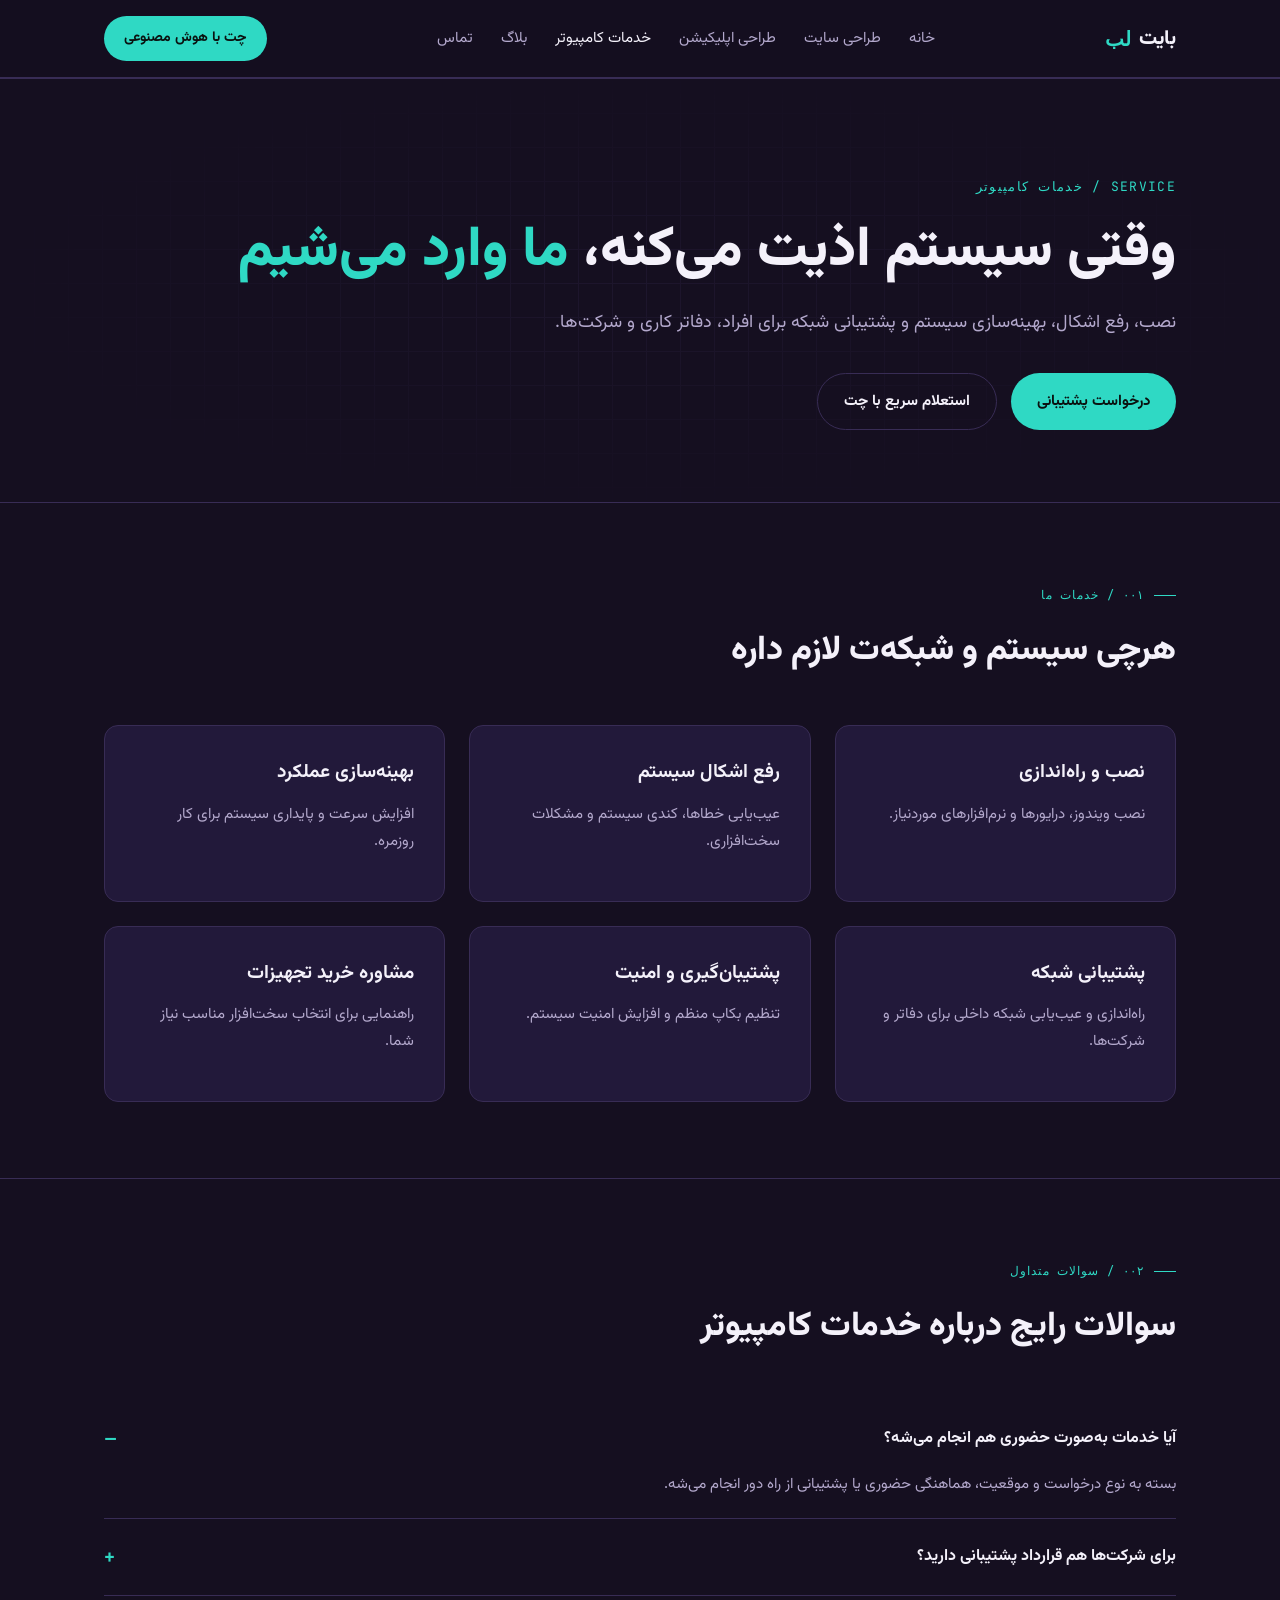
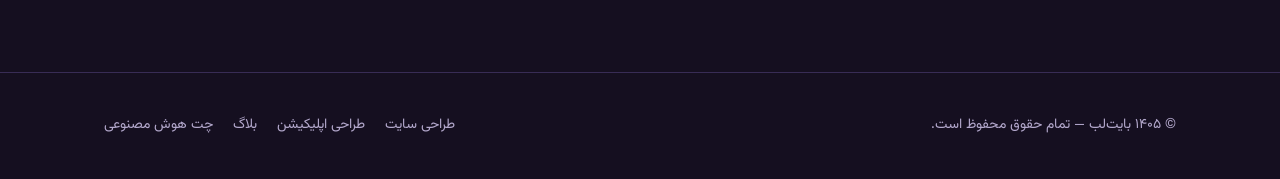
<file: khadamat-computer.html>
<!DOCTYPE html>
<html lang="fa" dir="rtl">
<head>
<meta charset="UTF-8">
<meta name="viewport" content="width=device-width, initial-scale=1.0">
<title>خدمات تخصصی کامپیوتر | بایت‌لب</title>
<meta name="description" content="نصب، رفع اشکال، بهینه‌سازی سیستم و پشتیبانی شبکه برای افراد و شرکت‌ها. خدمات کامپیوتر با بایت‌لب.">
<link rel="canonical" href="https://mr-aiza.github.io/Bytelab2/khadamat-computer.html">
<link rel="preconnect" href="https://fonts.googleapis.com">
<link href="https://fonts.googleapis.com/css2?family=Vazirmatn:wght@400;500;700;800&family=JetBrains+Mono:wght@400;600&display=swap" rel="stylesheet">
<link rel="stylesheet" href="style.css">
<script type="application/ld+json">
{
  "@context": "https://schema.org",
  "@type": "Service",
  "serviceType": "خدمات کامپیوتر",
  "provider": {"@type":"LocalBusiness","name":"بایت‌لب","telephone":"+989388088657","email":"aliabdoli161@gmail.com"},
  "areaServed":"IR",
  "description":"نصب، رفع اشکال، بهینه‌سازی سیستم و پشتیبانی شبکه برای افراد و شرکت‌ها."
}
</script>
</head>
<body>

<header class="site">
  <nav class="nav">
    <a href="index.html" class="logo">بایت<span>لب</span></a>
    <ul class="nav-links" id="navLinks">
      <li><a href="index.html">خانه</a></li>
      <li><a href="tarahi-site.html">طراحی سایت</a></li>
      <li><a href="tarahi-app.html">طراحی اپلیکیشن</a></li>
      <li><a href="khadamat-computer.html" class="active">خدمات کامپیوتر</a></li>
      <li><a href="blog.html">بلاگ</a></li>
      <li><a href="index.html#contact">تماس</a></li>
    </ul>
    <a href="chat.html" class="nav-cta">چت با هوش مصنوعی</a>
    <button class="nav-toggle" id="navToggle" aria-label="منو">☰</button>
  </nav>
</header>

<section class="hero">
  <div class="byte-grid"></div>
  <div class="wrap">
    <span class="eyebrow">SERVICE / خدمات کامپیوتر</span>
    <h1>وقتی سیستم اذیت می‌کنه، <em>ما وارد می‌شیم</em></h1>
    <p class="lead">نصب، رفع اشکال، بهینه‌سازی سیستم و پشتیبانی شبکه برای افراد، دفاتر کاری و شرکت‌ها.</p>
    <div class="btn-row">
      <a href="tel:+989388088657" class="btn btn-primary">درخواست پشتیبانی</a>
      <a href="chat.html" class="btn btn-ghost">استعلام سریع با چت</a>
    </div>
  </div>
</section>

<section id="what">
  <div class="wrap">
    <div class="section-head">
      <span class="bit-label">۰۰۱ / خدمات ما</span>
      <h2>هرچی سیستم و شبکه‌ت لازم داره</h2>
    </div>
    <div class="grid-3">
      <div class="card"><h3>نصب و راه‌اندازی</h3><p>نصب ویندوز، درایورها و نرم‌افزارهای موردنیاز.</p></div>
      <div class="card"><h3>رفع اشکال سیستم</h3><p>عیب‌یابی خطاها، کندی سیستم و مشکلات سخت‌افزاری.</p></div>
      <div class="card"><h3>بهینه‌سازی عملکرد</h3><p>افزایش سرعت و پایداری سیستم برای کار روزمره.</p></div>
      <div class="card"><h3>پشتیبانی شبکه</h3><p>راه‌اندازی و عیب‌یابی شبکه داخلی برای دفاتر و شرکت‌ها.</p></div>
      <div class="card"><h3>پشتیبان‌گیری و امنیت</h3><p>تنظیم بکاپ منظم و افزایش امنیت سیستم.</p></div>
      <div class="card"><h3>مشاوره خرید تجهیزات</h3><p>راهنمایی برای انتخاب سخت‌افزار مناسب نیاز شما.</p></div>
    </div>
  </div>
</section>

<section id="faq">
  <div class="wrap">
    <div class="section-head">
      <span class="bit-label">۰۰۲ / سوالات متداول</span>
      <h2>سوالات رایج درباره خدمات کامپیوتر</h2>
    </div>
    <details class="faq-item" open>
      <summary>آیا خدمات به‌صورت حضوری هم انجام می‌شه؟</summary>
      <p>بسته به نوع درخواست و موقعیت، هماهنگی حضوری یا پشتیبانی از راه دور انجام می‌شه.</p>
    </details>
    <details class="faq-item">
      <summary>برای شرکت‌ها هم قرارداد پشتیبانی دارید؟</summary>
      <p>بله، برای دفاتر و شرکت‌ها امکان تعریف قرارداد پشتیبانی دوره‌ای وجود داره.</p>
    </details>
  </div>
</section>

<footer>
  <div class="wrap footer-row">
    <span>© ۱۴۰۵ بایت‌لب — تمام حقوق محفوظ است.</span>
    <div class="footer-links">
      <a href="tarahi-site.html">طراحی سایت</a>
      <a href="tarahi-app.html">طراحی اپلیکیشن</a>
      <a href="blog.html">بلاگ</a>
      <a href="chat.html">چت هوش مصنوعی</a>
    </div>
  </div>
</footer>

<script>
document.getElementById('navToggle').addEventListener('click', function(){
  document.getElementById('navLinks').classList.toggle('open');
});
</script>
</body>
</html>
</file>
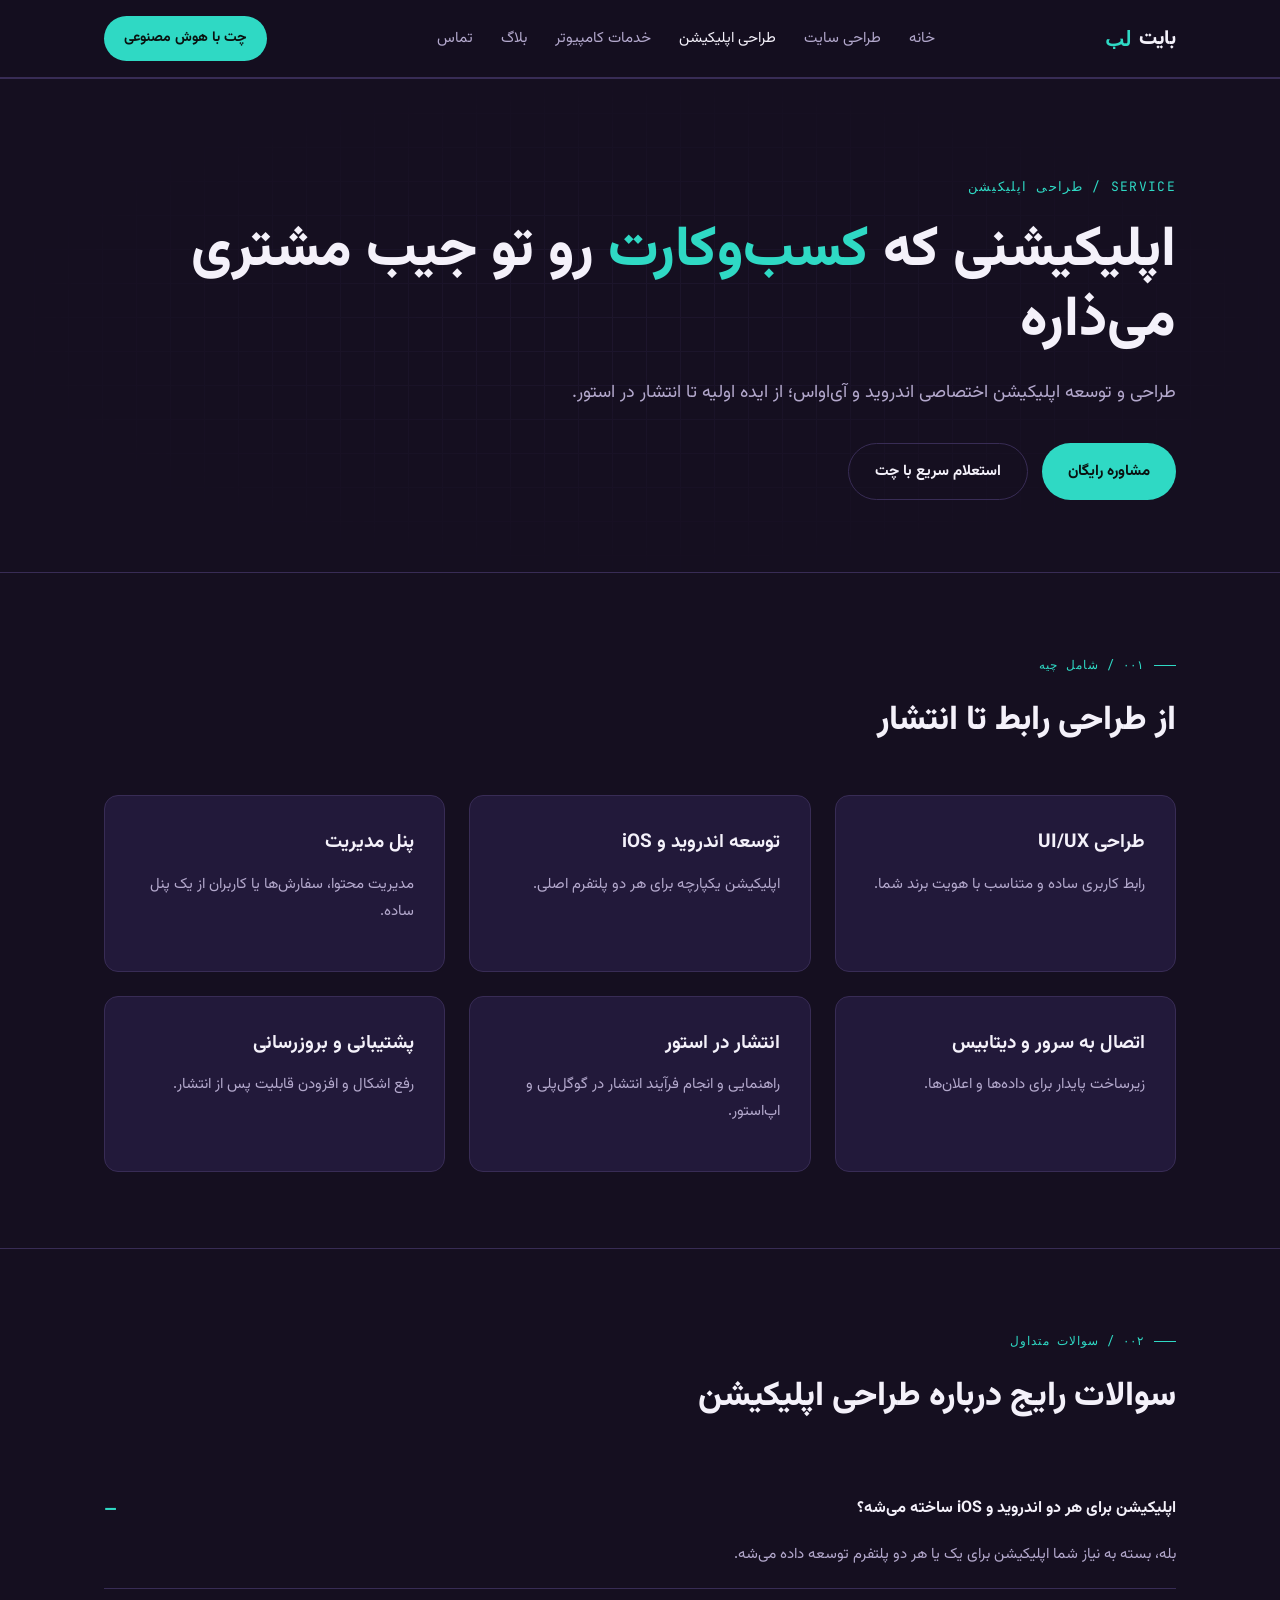
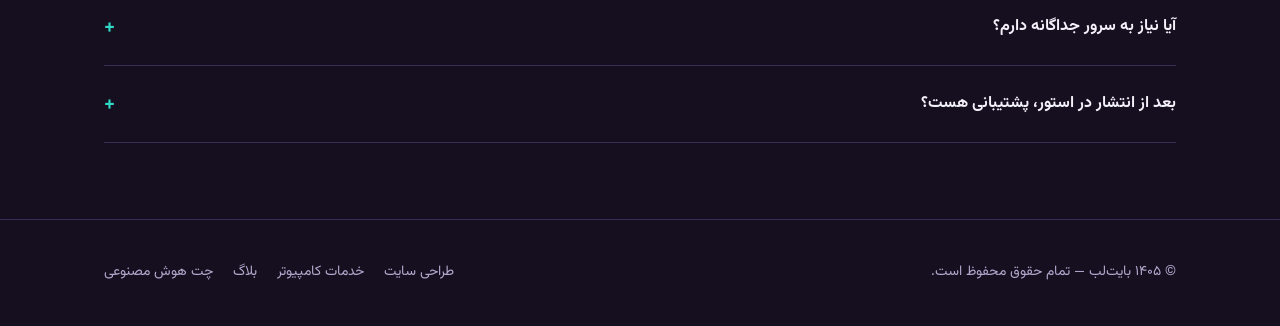
<file: tarahi-app.html>
<!DOCTYPE html>
<html lang="fa" dir="rtl">
<head>
<meta charset="UTF-8">
<meta name="viewport" content="width=device-width, initial-scale=1.0">
<title>طراحی اپلیکیشن اختصاصی | بایت‌لب</title>
<meta name="description" content="طراحی و توسعه اپلیکیشن اندروید و آی‌او‌اس اختصاصی برای کسب‌وکار و استارتاپ. مشاوره رایگان با بایت‌لب.">
<link rel="canonical" href="https://mr-aiza.github.io/Bytelab2/tarahi-app.html">
<link rel="preconnect" href="https://fonts.googleapis.com">
<link href="https://fonts.googleapis.com/css2?family=Vazirmatn:wght@400;500;700;800&family=JetBrains+Mono:wght@400;600&display=swap" rel="stylesheet">
<link rel="stylesheet" href="style.css">
<script type="application/ld+json">
{
  "@context": "https://schema.org",
  "@type": "Service",
  "serviceType": "طراحی اپلیکیشن",
  "provider": {"@type":"LocalBusiness","name":"بایت‌لب","telephone":"+989388088657","email":"aliabdoli161@gmail.com"},
  "areaServed":"IR",
  "description":"طراحی و توسعه اپلیکیشن اندروید و آی‌او‌اس اختصاصی برای کسب‌وکار و استارتاپ."
}
</script>
</head>
<body>

<header class="site">
  <nav class="nav">
    <a href="index.html" class="logo">بایت<span>لب</span></a>
    <ul class="nav-links" id="navLinks">
      <li><a href="index.html">خانه</a></li>
      <li><a href="tarahi-site.html">طراحی سایت</a></li>
      <li><a href="tarahi-app.html" class="active">طراحی اپلیکیشن</a></li>
      <li><a href="khadamat-computer.html">خدمات کامپیوتر</a></li>
      <li><a href="blog.html">بلاگ</a></li>
      <li><a href="index.html#contact">تماس</a></li>
    </ul>
    <a href="chat.html" class="nav-cta">چت با هوش مصنوعی</a>
    <button class="nav-toggle" id="navToggle" aria-label="منو">☰</button>
  </nav>
</header>

<section class="hero">
  <div class="byte-grid"></div>
  <div class="wrap">
    <span class="eyebrow">SERVICE / طراحی اپلیکیشن</span>
    <h1>اپلیکیشنی که <em>کسب‌وکارت</em> رو تو جیب مشتری می‌ذاره</h1>
    <p class="lead">طراحی و توسعه اپلیکیشن اختصاصی اندروید و آی‌او‌اس؛ از ایده اولیه تا انتشار در استور.</p>
    <div class="btn-row">
      <a href="tel:+989388088657" class="btn btn-primary">مشاوره رایگان</a>
      <a href="chat.html" class="btn btn-ghost">استعلام سریع با چت</a>
    </div>
  </div>
</section>

<section id="what">
  <div class="wrap">
    <div class="section-head">
      <span class="bit-label">۰۰۱ / شامل چیه</span>
      <h2>از طراحی رابط تا انتشار</h2>
    </div>
    <div class="grid-3">
      <div class="card"><h3>طراحی UI/UX</h3><p>رابط کاربری ساده و متناسب با هویت برند شما.</p></div>
      <div class="card"><h3>توسعه اندروید و iOS</h3><p>اپلیکیشن یکپارچه برای هر دو پلتفرم اصلی.</p></div>
      <div class="card"><h3>پنل مدیریت</h3><p>مدیریت محتوا، سفارش‌ها یا کاربران از یک پنل ساده.</p></div>
      <div class="card"><h3>اتصال به سرور و دیتابیس</h3><p>زیرساخت پایدار برای داده‌ها و اعلان‌ها.</p></div>
      <div class="card"><h3>انتشار در استور</h3><p>راهنمایی و انجام فرآیند انتشار در گوگل‌پلی و اپ‌استور.</p></div>
      <div class="card"><h3>پشتیبانی و بروزرسانی</h3><p>رفع اشکال و افزودن قابلیت پس از انتشار.</p></div>
    </div>
  </div>
</section>

<section id="faq">
  <div class="wrap">
    <div class="section-head">
      <span class="bit-label">۰۰۲ / سوالات متداول</span>
      <h2>سوالات رایج درباره طراحی اپلیکیشن</h2>
    </div>
    <details class="faq-item" open>
      <summary>اپلیکیشن برای هر دو اندروید و iOS ساخته می‌شه؟</summary>
      <p>بله، بسته به نیاز شما اپلیکیشن برای یک یا هر دو پلتفرم توسعه داده می‌شه.</p>
    </details>
    <details class="faq-item">
      <summary>آیا نیاز به سرور جداگانه دارم؟</summary>
      <p>بسته به نوع اپلیکیشن، زیرساخت سرور و دیتابیس در صورت نیاز طراحی و راه‌اندازی می‌شه.</p>
    </details>
    <details class="faq-item">
      <summary>بعد از انتشار در استور، پشتیبانی هست؟</summary>
      <p>بله، رفع اشکال و بروزرسانی‌های لازم پس از انتشار ادامه پیدا می‌کنه.</p>
    </details>
  </div>
</section>

<footer>
  <div class="wrap footer-row">
    <span>© ۱۴۰۵ بایت‌لب — تمام حقوق محفوظ است.</span>
    <div class="footer-links">
      <a href="tarahi-site.html">طراحی سایت</a>
      <a href="khadamat-computer.html">خدمات کامپیوتر</a>
      <a href="blog.html">بلاگ</a>
      <a href="chat.html">چت هوش مصنوعی</a>
    </div>
  </div>
</footer>

<script>
document.getElementById('navToggle').addEventListener('click', function(){
  document.getElementById('navLinks').classList.toggle('open');
});
</script>
</body>
</html>
</file>
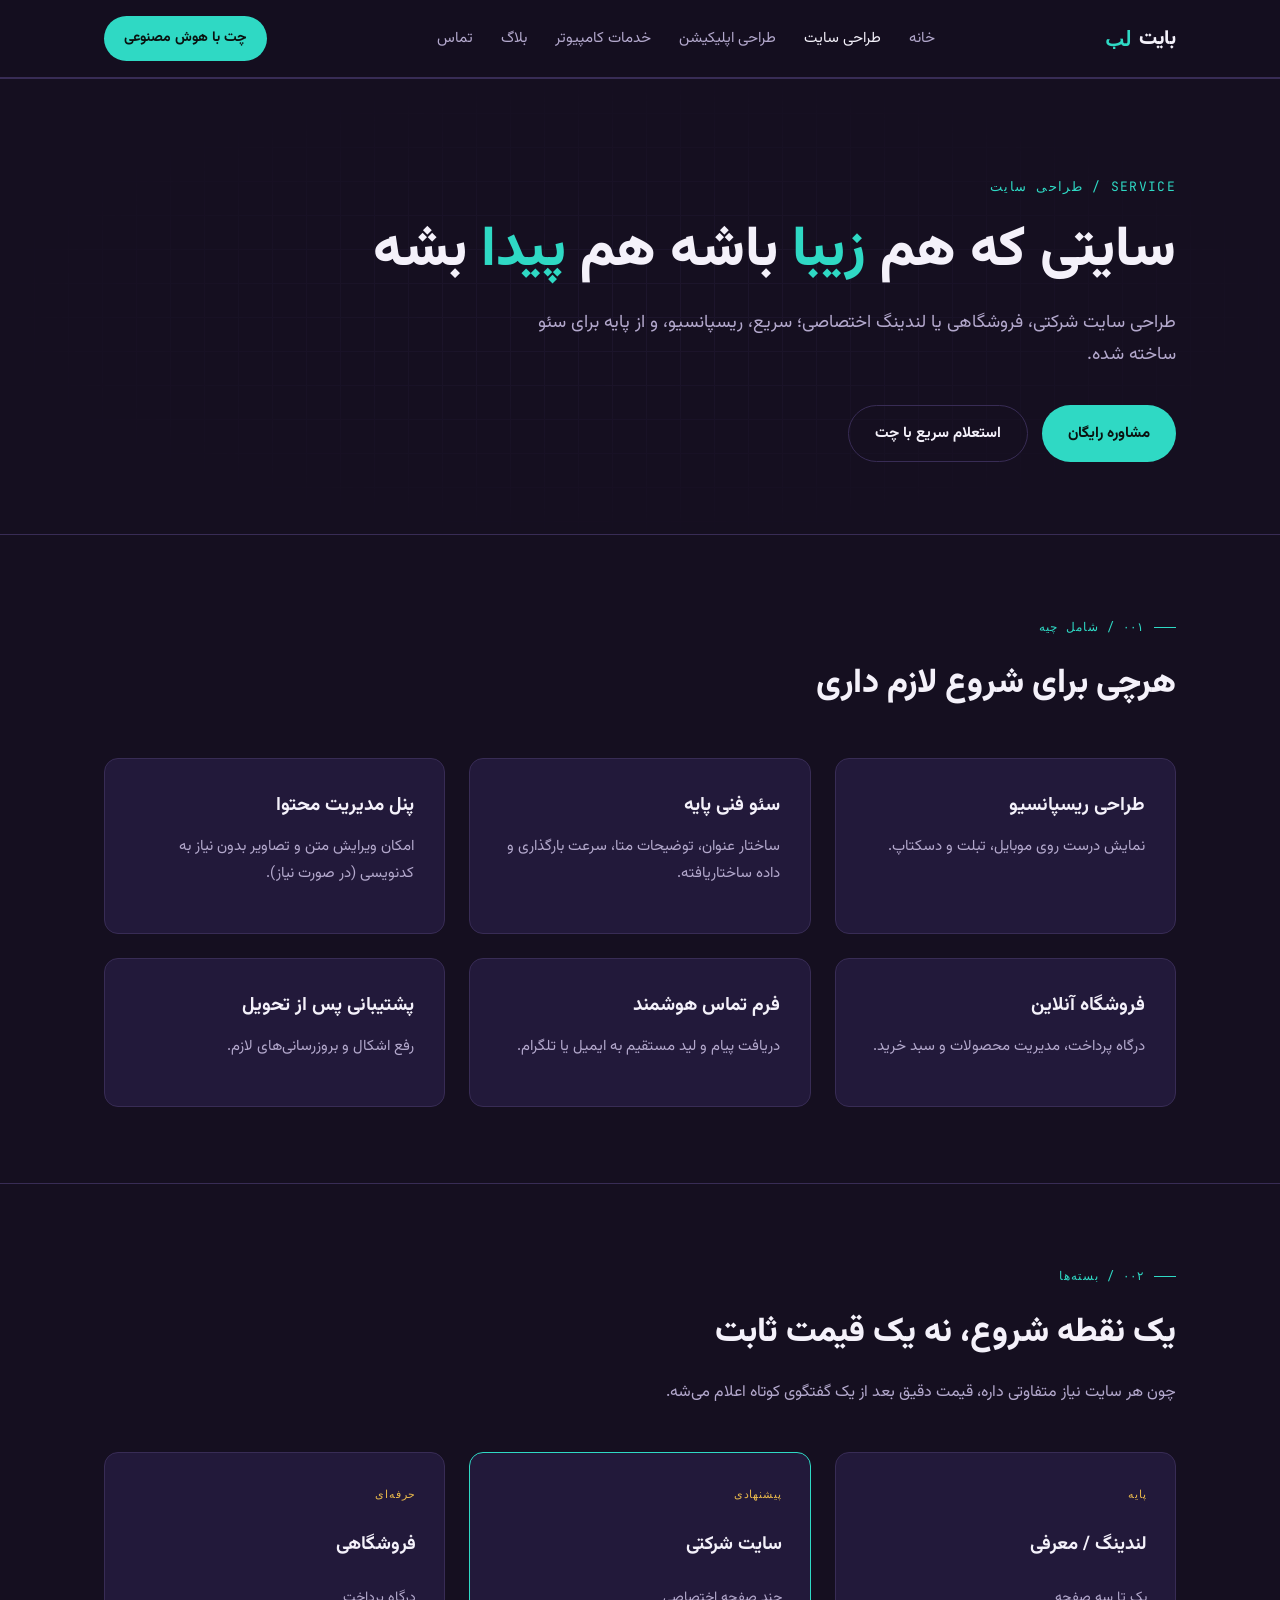
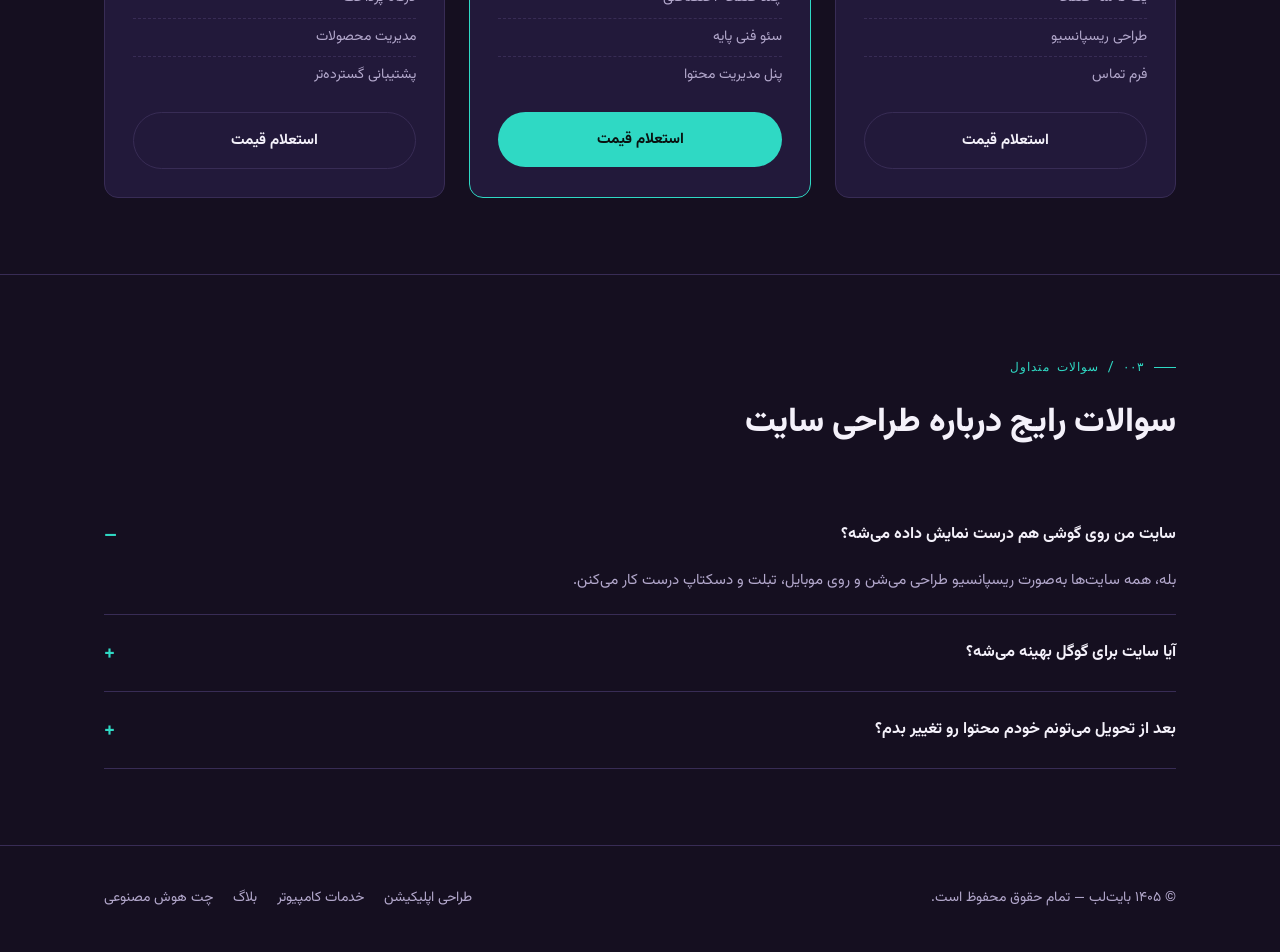
<file: tarahi-site.html>
<!DOCTYPE html>
<html lang="fa" dir="rtl">
<head>
<meta charset="UTF-8">
<meta name="viewport" content="width=device-width, initial-scale=1.0">
<title>طراحی سایت حرفه‌ای | بایت‌لب</title>
<meta name="description" content="طراحی سایت شرکتی، فروشگاهی و لندینگ اختصاصی با سرعت بالا، طراحی ریسپانسیو و آماده برای سئو. مشاوره رایگان با بایت‌لب.">
<link rel="canonical" href="https://mr-aiza.github.io/Bytelab2/tarahi-site.html">
<link rel="preconnect" href="https://fonts.googleapis.com">
<link href="https://fonts.googleapis.com/css2?family=Vazirmatn:wght@400;500;700;800&family=JetBrains+Mono:wght@400;600&display=swap" rel="stylesheet">
<link rel="stylesheet" href="style.css">
<script type="application/ld+json">
{
  "@context": "https://schema.org",
  "@type": "Service",
  "serviceType": "طراحی سایت",
  "provider": {"@type":"LocalBusiness","name":"بایت‌لب","telephone":"+989388088657","email":"aliabdoli161@gmail.com"},
  "areaServed":"IR",
  "description":"طراحی سایت شرکتی، فروشگاهی و لندینگ اختصاصی، ریسپانسیو و بهینه برای سئو."
}
</script>
</head>
<body>

<header class="site">
  <nav class="nav">
    <a href="index.html" class="logo">بایت<span>لب</span></a>
    <ul class="nav-links" id="navLinks">
      <li><a href="index.html">خانه</a></li>
      <li><a href="tarahi-site.html" class="active">طراحی سایت</a></li>
      <li><a href="tarahi-app.html">طراحی اپلیکیشن</a></li>
      <li><a href="khadamat-computer.html">خدمات کامپیوتر</a></li>
      <li><a href="blog.html">بلاگ</a></li>
      <li><a href="index.html#contact">تماس</a></li>
    </ul>
    <a href="chat.html" class="nav-cta">چت با هوش مصنوعی</a>
    <button class="nav-toggle" id="navToggle" aria-label="منو">☰</button>
  </nav>
</header>

<section class="hero">
  <div class="byte-grid"></div>
  <div class="wrap">
    <span class="eyebrow">SERVICE / طراحی سایت</span>
    <h1>سایتی که هم <em>زیبا</em> باشه هم <em>پیدا</em> بشه</h1>
    <p class="lead">طراحی سایت شرکتی، فروشگاهی یا لندینگ اختصاصی؛ سریع، ریسپانسیو، و از پایه برای سئو ساخته شده.</p>
    <div class="btn-row">
      <a href="tel:+989388088657" class="btn btn-primary">مشاوره رایگان</a>
      <a href="chat.html" class="btn btn-ghost">استعلام سریع با چت</a>
    </div>
  </div>
</section>

<section id="what">
  <div class="wrap">
    <div class="section-head">
      <span class="bit-label">۰۰۱ / شامل چیه</span>
      <h2>هرچی برای شروع لازم داری</h2>
    </div>
    <div class="grid-3">
      <div class="card"><h3>طراحی ریسپانسیو</h3><p>نمایش درست روی موبایل، تبلت و دسکتاپ.</p></div>
      <div class="card"><h3>سئو فنی پایه</h3><p>ساختار عنوان، توضیحات متا، سرعت بارگذاری و داده ساختاریافته.</p></div>
      <div class="card"><h3>پنل مدیریت محتوا</h3><p>امکان ویرایش متن و تصاویر بدون نیاز به کدنویسی (در صورت نیاز).</p></div>
      <div class="card"><h3>فروشگاه آنلاین</h3><p>درگاه پرداخت، مدیریت محصولات و سبد خرید.</p></div>
      <div class="card"><h3>فرم تماس هوشمند</h3><p>دریافت پیام و لید مستقیم به ایمیل یا تلگرام.</p></div>
      <div class="card"><h3>پشتیبانی پس از تحویل</h3><p>رفع اشکال و بروزرسانی‌های لازم.</p></div>
    </div>
  </div>
</section>

<section id="pricing">
  <div class="wrap">
    <div class="section-head">
      <span class="bit-label">۰۰۲ / بسته‌ها</span>
      <h2>یک نقطه شروع، نه یک قیمت ثابت</h2>
      <p>چون هر سایت نیاز متفاوتی داره، قیمت دقیق بعد از یک گفتگوی کوتاه اعلام می‌شه.</p>
    </div>
    <div class="grid-3">
      <div class="tier">
        <span class="tag">پایه</span>
        <h3>لندینگ / معرفی</h3>
        <ul>
          <li>یک تا سه صفحه</li>
          <li>طراحی ریسپانسیو</li>
          <li>فرم تماس</li>
        </ul>
        <a href="tel:+989388088657" class="btn btn-ghost" style="width:100%;justify-content:center">استعلام قیمت</a>
      </div>
      <div class="tier featured">
        <span class="tag">پیشنهادی</span>
        <h3>سایت شرکتی</h3>
        <ul>
          <li>چند صفحه اختصاصی</li>
          <li>سئو فنی پایه</li>
          <li>پنل مدیریت محتوا</li>
        </ul>
        <a href="tel:+989388088657" class="btn btn-primary" style="width:100%;justify-content:center">استعلام قیمت</a>
      </div>
      <div class="tier">
        <span class="tag">حرفه‌ای</span>
        <h3>فروشگاهی</h3>
        <ul>
          <li>درگاه پرداخت</li>
          <li>مدیریت محصولات</li>
          <li>پشتیبانی گسترده‌تر</li>
        </ul>
        <a href="tel:+989388088657" class="btn btn-ghost" style="width:100%;justify-content:center">استعلام قیمت</a>
      </div>
    </div>
  </div>
</section>

<section id="faq">
  <div class="wrap">
    <div class="section-head">
      <span class="bit-label">۰۰۳ / سوالات متداول</span>
      <h2>سوالات رایج درباره طراحی سایت</h2>
    </div>
    <details class="faq-item" open>
      <summary>سایت من روی گوشی هم درست نمایش داده می‌شه؟</summary>
      <p>بله، همه سایت‌ها به‌صورت ریسپانسیو طراحی می‌شن و روی موبایل، تبلت و دسکتاپ درست کار می‌کنن.</p>
    </details>
    <details class="faq-item">
      <summary>آیا سایت برای گوگل بهینه می‌شه؟</summary>
      <p>بله، اصول پایه سئو فنی (عنوان، توضیحات متا، سرعت، داده ساختاریافته) از ابتدا رعایت می‌شه.</p>
    </details>
    <details class="faq-item">
      <summary>بعد از تحویل می‌تونم خودم محتوا رو تغییر بدم؟</summary>
      <p>در صورت نیاز، پنل مدیریت محتوای ساده برای ویرایش متن و تصاویر اضافه می‌شه.</p>
    </details>
  </div>
</section>

<footer>
  <div class="wrap footer-row">
    <span>© ۱۴۰۵ بایت‌لب — تمام حقوق محفوظ است.</span>
    <div class="footer-links">
      <a href="tarahi-app.html">طراحی اپلیکیشن</a>
      <a href="khadamat-computer.html">خدمات کامپیوتر</a>
      <a href="blog.html">بلاگ</a>
      <a href="chat.html">چت هوش مصنوعی</a>
    </div>
  </div>
</footer>

<script>
document.getElementById('navToggle').addEventListener('click', function(){
  document.getElementById('navLinks').classList.toggle('open');
});
</script>
</body>
</html>
</file>
<file: style.css>
/* ===== ByteLab Design System ===== */
:root{
  --bg:#150F20;
  --bg-alt:#1C1530;
  --surface:#22193A;
  --surface-2:#2A2047;
  --border:#382C55;
  --text:#F4F1FA;
  --muted:#B3A8CC;
  --accent:#2FD9C4;
  --accent-dim:#1B6E64;
  --gold:#E8B84B;
  --radius:14px;
  --maxw:1120px;
  --font-fa:'Vazirmatn', Tahoma, sans-serif;
  --font-mono:'JetBrains Mono', monospace;
}

*{box-sizing:border-box;}
html{scroll-behavior:smooth;}
body{
  margin:0;
  background:var(--bg);
  color:var(--text);
  font-family:var(--font-fa);
  line-height:1.8;
  direction:rtl;
}
img{max-width:100%;display:block;}
a{color:inherit;text-decoration:none;}
ul{margin:0;padding:0;list-style:none;}

.wrap{max-width:var(--maxw);margin:0 auto;padding:0 24px;}

/* ---- Byte grid background texture ---- */
.byte-grid{
  position:absolute;inset:0;
  background-image:
    linear-gradient(var(--border) 1px, transparent 1px),
    linear-gradient(90deg, var(--border) 1px, transparent 1px);
  background-size:34px 34px;
  opacity:.25;
  mask-image:radial-gradient(ellipse at center, black 0%, transparent 75%);
  pointer-events:none;
}

/* ---- Binary micro-label: the signature element ---- */
.bit-label{
  display:inline-flex;align-items:center;gap:10px;
  font-family:var(--font-mono);
  font-size:12px;letter-spacing:.08em;
  color:var(--accent);
  margin-bottom:14px;
}
.bit-label::before{
  content:"";
  width:22px;height:1px;background:var(--accent);
  display:inline-block;
}

/* ---- Header ---- */
header.site{
  position:sticky;top:0;z-index:50;
  background:rgba(21,15,32,.85);
  backdrop-filter:blur(10px);
  border-bottom:1px solid var(--border);
}
.nav{
  display:flex;align-items:center;justify-content:space-between;
  padding:16px 24px;max-width:var(--maxw);margin:0 auto;
}
.logo{
  font-weight:800;font-size:20px;display:flex;align-items:center;gap:8px;
}
.logo span{color:var(--accent);font-family:var(--font-mono);}
.nav-links{display:flex;gap:28px;font-size:15px;}
.nav-links a{color:var(--muted);transition:color .2s;}
.nav-links a:hover,.nav-links a.active{color:var(--text);}
.nav-cta{
  background:var(--accent);color:#0A1210;font-weight:700;
  padding:10px 20px;border-radius:999px;font-size:14px;
  white-space:nowrap;
}
.nav-toggle{display:none;background:none;border:none;color:var(--text);font-size:24px;cursor:pointer;}

@media(max-width:860px){
  .nav-links{
    position:fixed;inset-inline:0;top:64px;
    background:var(--bg-alt);
    flex-direction:column;padding:20px 24px;gap:18px;
    border-bottom:1px solid var(--border);
    display:none;
  }
  .nav-links.open{display:flex;}
  .nav-toggle{display:block;}
}

/* ---- Hero ---- */
.hero{position:relative;overflow:hidden;padding:96px 0 72px;}
.hero .wrap{position:relative;z-index:1;}
.eyebrow{color:var(--accent);font-family:var(--font-mono);font-size:13px;letter-spacing:.1em;margin-bottom:18px;display:block;}
h1{font-size:clamp(32px,5vw,56px);font-weight:800;margin:0 0 20px;line-height:1.25;}
h1 em{font-style:normal;color:var(--accent);}
.lead{color:var(--muted);font-size:18px;max-width:640px;margin:0 0 34px;}
.btn-row{display:flex;gap:14px;flex-wrap:wrap;}
.btn{
  padding:14px 26px;border-radius:999px;font-weight:700;font-size:15px;
  display:inline-flex;align-items:center;gap:8px;transition:transform .15s, background .2s;
}
.btn:hover{transform:translateY(-2px);}
.btn-primary{background:var(--accent);color:#0A1210;}
.btn-ghost{background:transparent;border:1px solid var(--border);color:var(--text);}
.btn-ghost:hover{border-color:var(--accent);}

/* ---- Sections ---- */
section{padding:76px 0;border-top:1px solid var(--border);}
.section-head{max-width:640px;margin-bottom:44px;}
h2{font-size:clamp(24px,3.4vw,34px);font-weight:800;margin:0 0 14px;}
.section-head p{color:var(--muted);font-size:16px;}

.grid-3{display:grid;grid-template-columns:repeat(3,1fr);gap:24px;}
.grid-2{display:grid;grid-template-columns:repeat(2,1fr);gap:24px;}
@media(max-width:860px){.grid-3,.grid-2{grid-template-columns:1fr;}}

.card{
  background:var(--surface);border:1px solid var(--border);
  border-radius:var(--radius);padding:30px;
  transition:border-color .2s, transform .2s;
}
.card:hover{border-color:var(--accent-dim);transform:translateY(-3px);}
.card h3{font-size:19px;margin:0 0 10px;}
.card p{color:var(--muted);font-size:15px;margin:0 0 16px;}
.card a.more{color:var(--accent);font-size:14px;font-weight:700;}
.card .num{
  font-family:var(--font-mono);color:var(--gold);font-size:13px;
  margin-bottom:12px;display:block;
}

/* ---- Process steps ---- */
.steps{display:grid;grid-template-columns:repeat(4,1fr);gap:20px;}
@media(max-width:860px){.steps{grid-template-columns:1fr 1fr;}}
@media(max-width:500px){.steps{grid-template-columns:1fr;}}
.step{padding:22px;border:1px dashed var(--border);border-radius:var(--radius);}
.step .num{font-family:var(--font-mono);color:var(--accent);font-size:22px;font-weight:700;}

/* ---- FAQ ---- */
.faq-item{border-bottom:1px solid var(--border);padding:20px 0;}
.faq-item summary{cursor:pointer;font-weight:700;font-size:16px;list-style:none;display:flex;justify-content:space-between;align-items:center;}
.faq-item summary::-webkit-details-marker{display:none;}
.faq-item summary::after{content:"+";color:var(--accent);font-size:20px;}
.faq-item[open] summary::after{content:"–";}
.faq-item p{color:var(--muted);margin:14px 0 0;font-size:15px;}

/* ---- Contact ---- */
.contact-grid{display:grid;grid-template-columns:1.1fr .9fr;gap:40px;}
@media(max-width:860px){.contact-grid{grid-template-columns:1fr;}}
.contact-item{display:flex;align-items:center;gap:14px;padding:16px 0;border-bottom:1px solid var(--border);}
.contact-item .ic{
  width:40px;height:40px;border-radius:10px;background:var(--surface-2);
  display:flex;align-items:center;justify-content:center;color:var(--accent);flex-shrink:0;
}
.contact-item a{font-weight:700;}
.contact-item span.label{display:block;color:var(--muted);font-size:13px;}

/* ---- Footer ---- */
footer{border-top:1px solid var(--border);padding:40px 0;color:var(--muted);font-size:14px;}
.footer-row{display:flex;justify-content:space-between;flex-wrap:wrap;gap:16px;align-items:center;}
.footer-links{display:flex;gap:20px;}
.footer-links a:hover{color:var(--accent);}

/* ---- Blog ---- */
.post-card{border-bottom:1px solid var(--border);padding:28px 0;}
.post-card .meta{font-family:var(--font-mono);font-size:12px;color:var(--gold);margin-bottom:8px;}
.post-card h3{font-size:20px;margin:0 0 10px;}
.post-body{max-width:720px;margin:0 auto;}
.post-body h1{font-size:clamp(28px,4vw,42px);}
.post-body h2{margin-top:36px;}
.post-body p{color:var(--muted);font-size:16px;margin-bottom:18px;}
.post-meta{font-family:var(--font-mono);font-size:12px;color:var(--gold);margin-bottom:20px;}

/* ---- Pricing tiers ---- */
.tier{border:1px solid var(--border);border-radius:var(--radius);padding:28px;background:var(--surface);}
.tier.featured{border-color:var(--accent);position:relative;}
.tier .tag{font-family:var(--font-mono);font-size:11px;color:var(--gold);letter-spacing:.08em;}
.tier ul{margin:18px 0;}
.tier li{color:var(--muted);font-size:14px;padding:6px 0;border-bottom:1px dashed var(--border);}
.tier li:last-child{border:none;}

/* ---- Chat page ---- */
.chat-shell{
  max-width:640px;margin:0 auto;
  border:1px solid var(--border);border-radius:var(--radius);
  overflow:hidden;background:var(--surface);
}
.chat-head{padding:18px 22px;border-bottom:1px solid var(--border);display:flex;align-items:center;gap:12px;}
.chat-head .dot{width:9px;height:9px;border-radius:50%;background:var(--accent);}
.chat-log{height:420px;overflow-y:auto;padding:22px;display:flex;flex-direction:column;gap:14px;}
.msg{max-width:80%;padding:12px 16px;border-radius:14px;font-size:14.5px;line-height:1.7;}
.msg.bot{background:var(--surface-2);align-self:flex-start;border-bottom-left-radius:4px;}
.msg.user{background:var(--accent);color:#0A1210;align-self:flex-end;border-bottom-right-radius:4px;font-weight:600;}
.quick-replies{display:flex;flex-wrap:wrap;gap:8px;padding:0 22px 14px;}
.quick-replies button{
  background:var(--surface-2);border:1px solid var(--border);color:var(--text);
  padding:8px 14px;border-radius:999px;font-size:13px;cursor:pointer;font-family:var(--font-fa);
}
.quick-replies button:hover{border-color:var(--accent);color:var(--accent);}
.chat-input{display:flex;border-top:1px solid var(--border);}
.chat-input input{
  flex:1;border:none;background:transparent;color:var(--text);
  padding:16px 20px;font-family:var(--font-fa);font-size:15px;outline:none;
}
.chat-input button{
  background:var(--accent);color:#0A1210;border:none;padding:0 26px;font-weight:700;cursor:pointer;
}

@media (prefers-reduced-motion: reduce){
  html{scroll-behavior:auto;}
  *{transition:none !important;}
}
</file>
